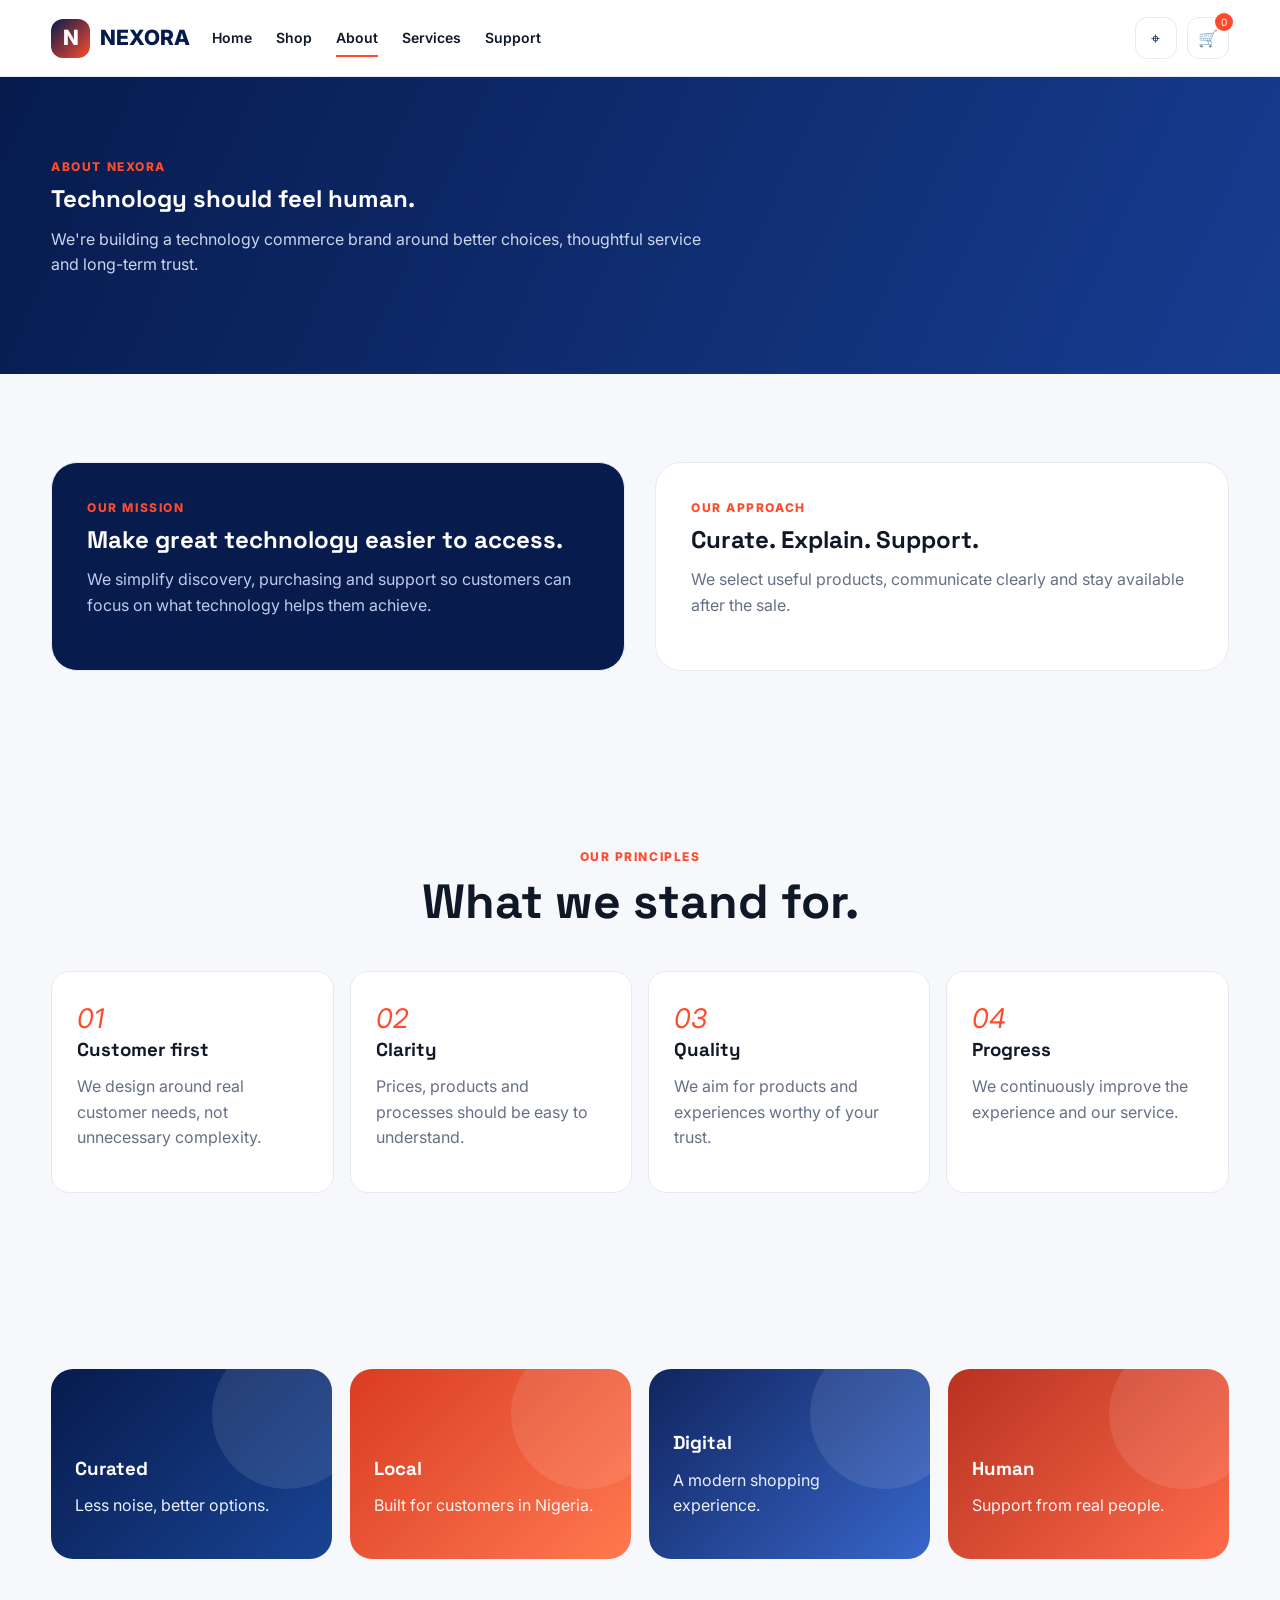
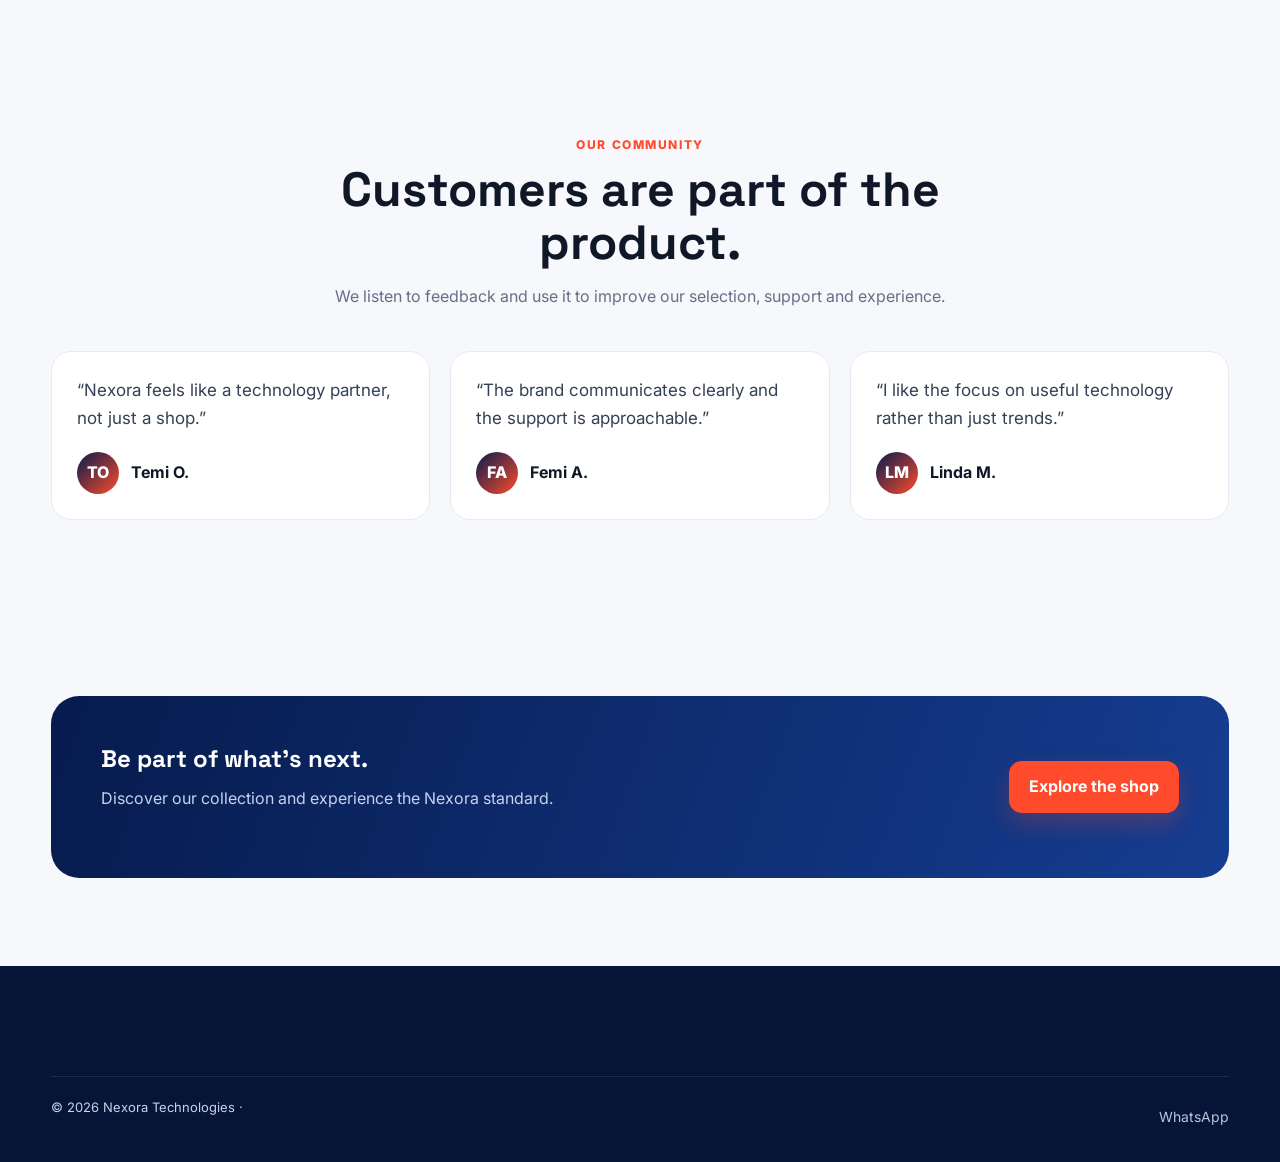
<file: about.html>
<!doctype html><html lang="en"><head><meta charset="utf-8"><meta name="viewport" content="width=device-width,initial-scale=1"><title>About — Nexora</title><link rel="stylesheet" href="styles.css"></head><body><header class="header"><div class="container nav"><a class="logo" href="index.html"><span class="logo-mark">N</span>NEXORA</a><nav id="navlinks" class="navlinks"><a class="" href="index.html">Home</a><a class="" href="shop.html">Shop</a><a class="active" href="about.html">About</a><a class="" href="services.html">Services</a><a class="" href="contact.html">Support</a></nav><div class="nav-actions"><a class="icon-btn tracking-btn" href="tracking.html" aria-label="Track order" title="Track order">⌖</a><a class="icon-btn cart-btn" href="cart.html" aria-label="Shopping cart" title="Shopping cart">🛒<span class="badge cart-count">0</span></a><button id="menuBtn" class="menu-btn" aria-label="Open menu">☰</button></div></div></header><main><section class="page-hero"><div class="container"><div class="eyebrow">About Nexora</div><h1>Technology should feel human.</h1><p>We're building a technology commerce brand around better choices, thoughtful service and long-term trust.</p></div></section><section class="section"><div class="container"><div class="split"><div class="panel dark-panel"><div class="eyebrow">Our mission</div><h2>Make great technology easier to access.</h2><p>We simplify discovery, purchasing and support so customers can focus on what technology helps them achieve.</p></div><div class="panel"><div class="eyebrow">Our approach</div><h2>Curate. Explain. Support.</h2><p>We select useful products, communicate clearly and stay available after the sale.</p></div></div></div></section><section class="section"><div class="container"><div class="section-head"><div class="eyebrow">Our principles</div><h2>What we stand for.</h2></div><div class="feature-grid"><div class="feature"><i>01</i><h3>Customer first</h3><p>We design around real customer needs, not unnecessary complexity.</p></div><div class="feature"><i>02</i><h3>Clarity</h3><p>Prices, products and processes should be easy to understand.</p></div><div class="feature"><i>03</i><h3>Quality</h3><p>We aim for products and experiences worthy of your trust.</p></div><div class="feature"><i>04</i><h3>Progress</h3><p>We continuously improve the experience and our service.</p></div></div></div></section><section class="section"><div class="container"><div class="category-grid"><div class="category"><h3>Curated</h3><p style="color:#eaf0ff">Less noise, better options.</p></div><div class="category"><h3>Local</h3><p style="color:#fff1ed">Built for customers in Nigeria.</p></div><div class="category"><h3>Digital</h3><p style="color:#eaf0ff">A modern shopping experience.</p></div><div class="category"><h3>Human</h3><p style="color:#fff1ed">Support from real people.</p></div></div></div></section><section class="section"><div class="container"><div class="section-head"><div class="eyebrow">Our community</div><h2>Customers are part of the product.</h2><p>We listen to feedback and use it to improve our selection, support and experience.</p></div><div class="testimonial-track" data-autoplay><article class="testimonial"><div class="quote">“Nexora feels like a technology partner, not just a shop.”</div><div class="person"><div class="avatar">TO</div><b>Temi O.</b></div></article><article class="testimonial"><div class="quote">“The brand communicates clearly and the support is approachable.”</div><div class="person"><div class="avatar">FA</div><b>Femi A.</b></div></article><article class="testimonial"><div class="quote">“I like the focus on useful technology rather than just trends.”</div><div class="person"><div class="avatar">LM</div><b>Linda M.</b></div></article></div></div></section><section class="section"><div class="container"><div class="cta"><div><h2>Be part of what's next.</h2><p>Discover our collection and experience the Nexora standard.</p></div><a class="btn btn-primary" href="shop.html">Explore the shop</a></div></div></section></main><footer class="footer"><div class="container"><div class="copyright">© 2026 Nexora Technologies · <a href="https://wa.me/2348062099051">WhatsApp</a></div></div></footer><script src="app.js"></script></body></html>
</file>
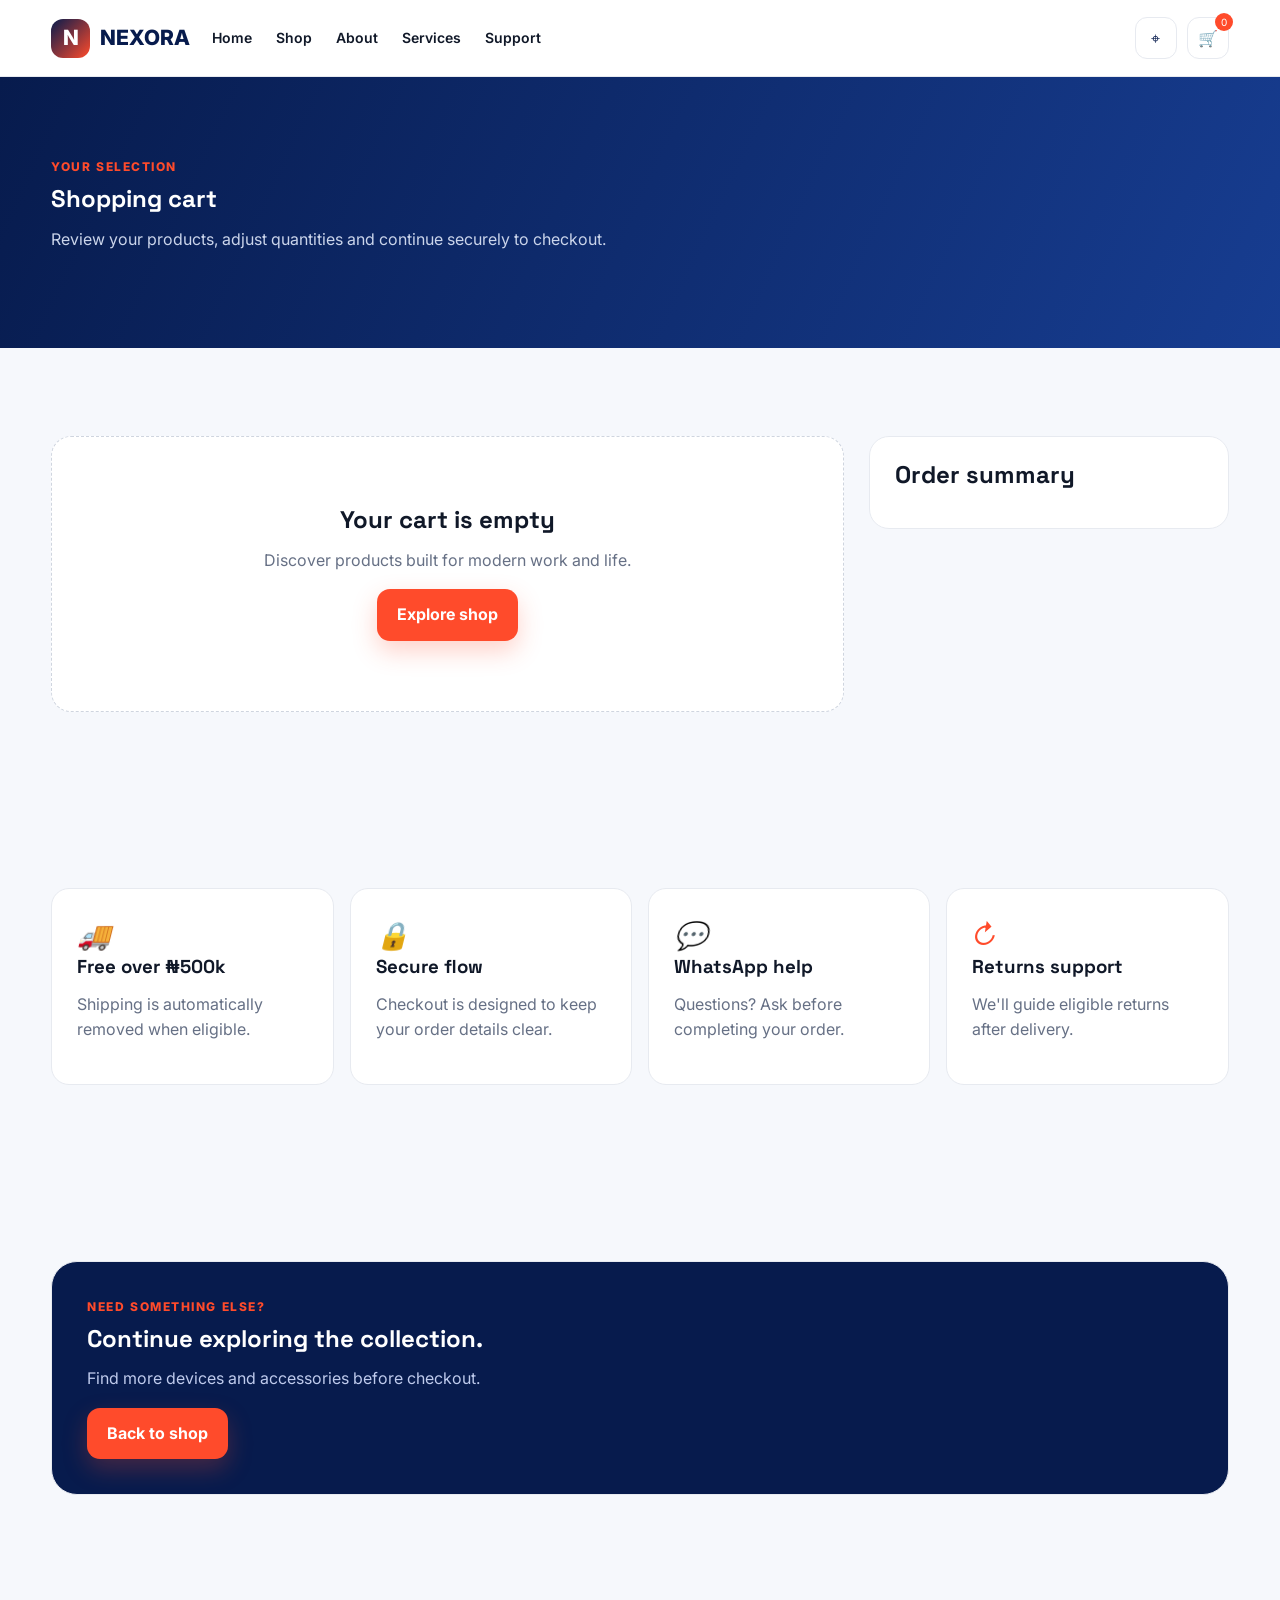
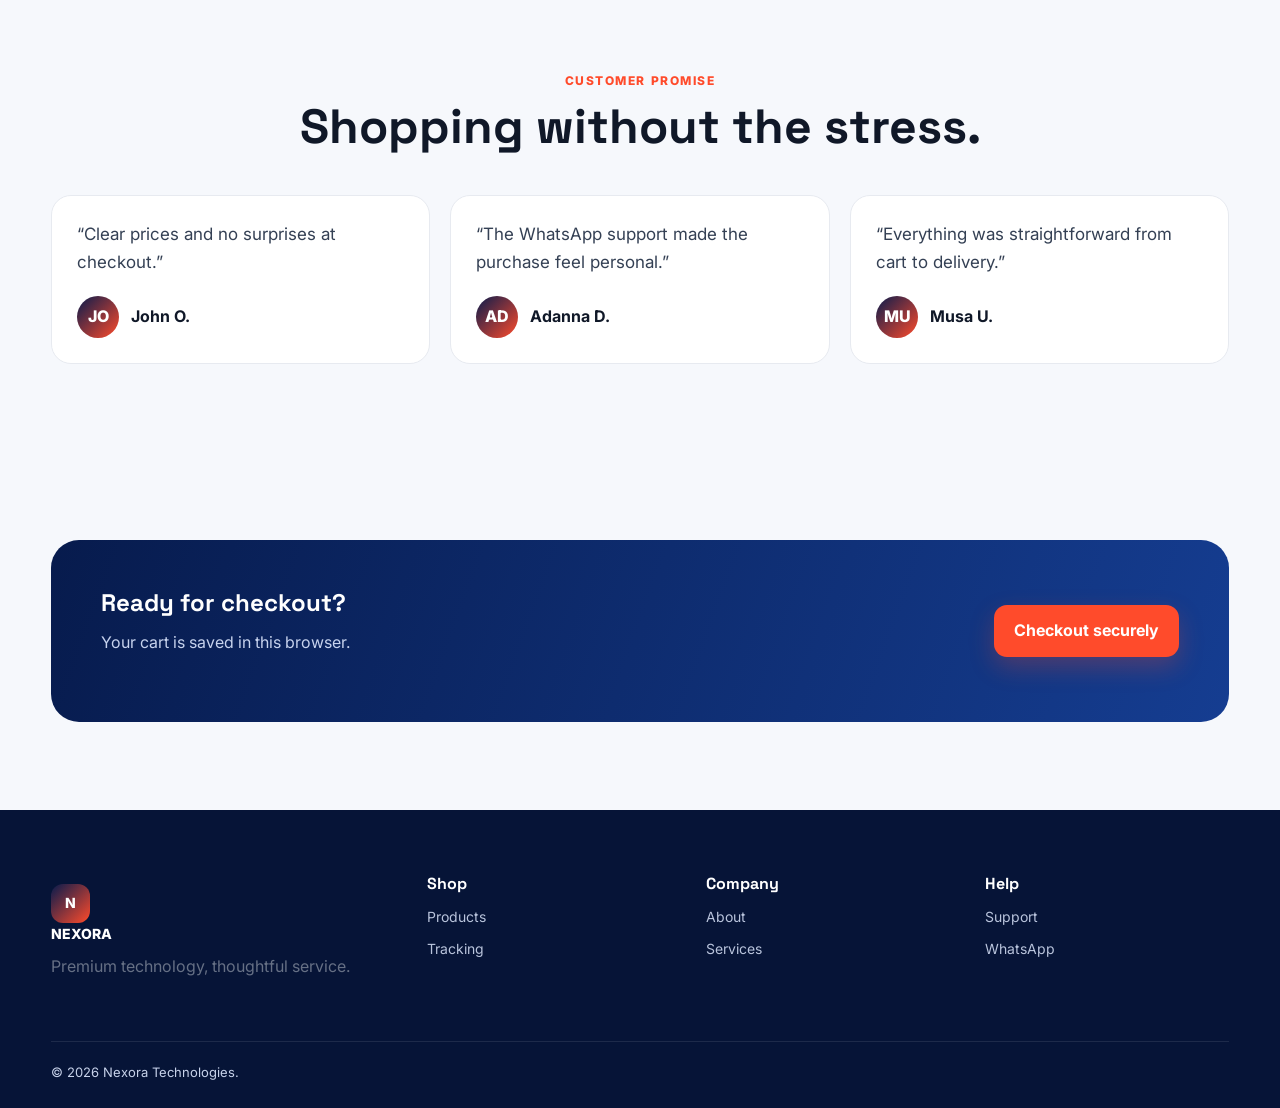
<file: cart.html>
<!doctype html><html lang="en"><head><meta charset="utf-8"><meta name="viewport" content="width=device-width,initial-scale=1"><title>Cart — Nexora</title><link rel="stylesheet" href="styles.css"></head><body><header class="header"><div class="container nav"><a class="logo" href="index.html"><span class="logo-mark">N</span>NEXORA</a><nav id="navlinks" class="navlinks"><a class="" href="index.html">Home</a><a class="" href="shop.html">Shop</a><a class="" href="about.html">About</a><a class="" href="services.html">Services</a><a class="" href="contact.html">Support</a></nav><div class="nav-actions"><a class="icon-btn tracking-btn" href="tracking.html" aria-label="Track order" title="Track order">⌖</a><a class="icon-btn cart-btn" href="cart.html" aria-label="Shopping cart" title="Shopping cart">🛒<span class="badge cart-count">0</span></a><button id="menuBtn" class="menu-btn" aria-label="Open menu">☰</button></div></div></header><main><section class="page-hero"><div class="container"><div class="eyebrow">Your selection</div><h1>Shopping cart</h1><p>Review your products, adjust quantities and continue securely to checkout.</p></div></section><section class="section"><div class="container"><div class="cart-layout"><div id="cartItems"></div><aside class="summary"><h2>Order summary</h2><div id="cartSummary"></div></aside></div></div></section><section class="section"><div class="container"><div class="feature-grid"><div class="feature"><i>🚚</i><h3>Free over ₦500k</h3><p>Shipping is automatically removed when eligible.</p></div><div class="feature"><i>🔒</i><h3>Secure flow</h3><p>Checkout is designed to keep your order details clear.</p></div><div class="feature"><i>💬</i><h3>WhatsApp help</h3><p>Questions? Ask before completing your order.</p></div><div class="feature"><i>↻</i><h3>Returns support</h3><p>We'll guide eligible returns after delivery.</p></div></div></div></section><section class="section"><div class="container"><div class="panel dark-panel"><div class="eyebrow">Need something else?</div><h2>Continue exploring the collection.</h2><p>Find more devices and accessories before checkout.</p><a class="btn btn-primary" href="shop.html">Back to shop</a></div></div></section><section class="section"><div class="container"><div class="section-head"><div class="eyebrow">Customer promise</div><h2>Shopping without the stress.</h2></div><div class="testimonial-track" data-autoplay><article class="testimonial"><div class="quote">“Clear prices and no surprises at checkout.”</div><div class="person"><div class="avatar">JO</div><b>John O.</b></div></article><article class="testimonial"><div class="quote">“The WhatsApp support made the purchase feel personal.”</div><div class="person"><div class="avatar">AD</div><b>Adanna D.</b></div></article><article class="testimonial"><div class="quote">“Everything was straightforward from cart to delivery.”</div><div class="person"><div class="avatar">MU</div><b>Musa U.</b></div></article></div></div></section><section class="section"><div class="container"><div class="cta"><div><h2>Ready for checkout?</h2><p>Your cart is saved in this browser.</p></div><a class="btn btn-primary" href="checkout.html">Checkout securely</a></div></div></section></main><footer class="footer"><div class="container"><div class="footer-grid"><div><a class="logo" href="index.html" style="color:#fff"><span class="logo-mark">N</span>NEXORA</a><p>Premium technology, thoughtful service.</p></div><div><h4>Shop</h4><a href="shop.html">Products</a><a href="tracking.html">Tracking</a></div><div><h4>Company</h4><a href="about.html">About</a><a href="services.html">Services</a></div><div><h4>Help</h4><a href="contact.html">Support</a><a href="https://wa.me/2348062099051">WhatsApp</a></div></div><div class="copyright">© 2026 Nexora Technologies.</div></div></footer><script src="app.js"></script></body></html>
</file>
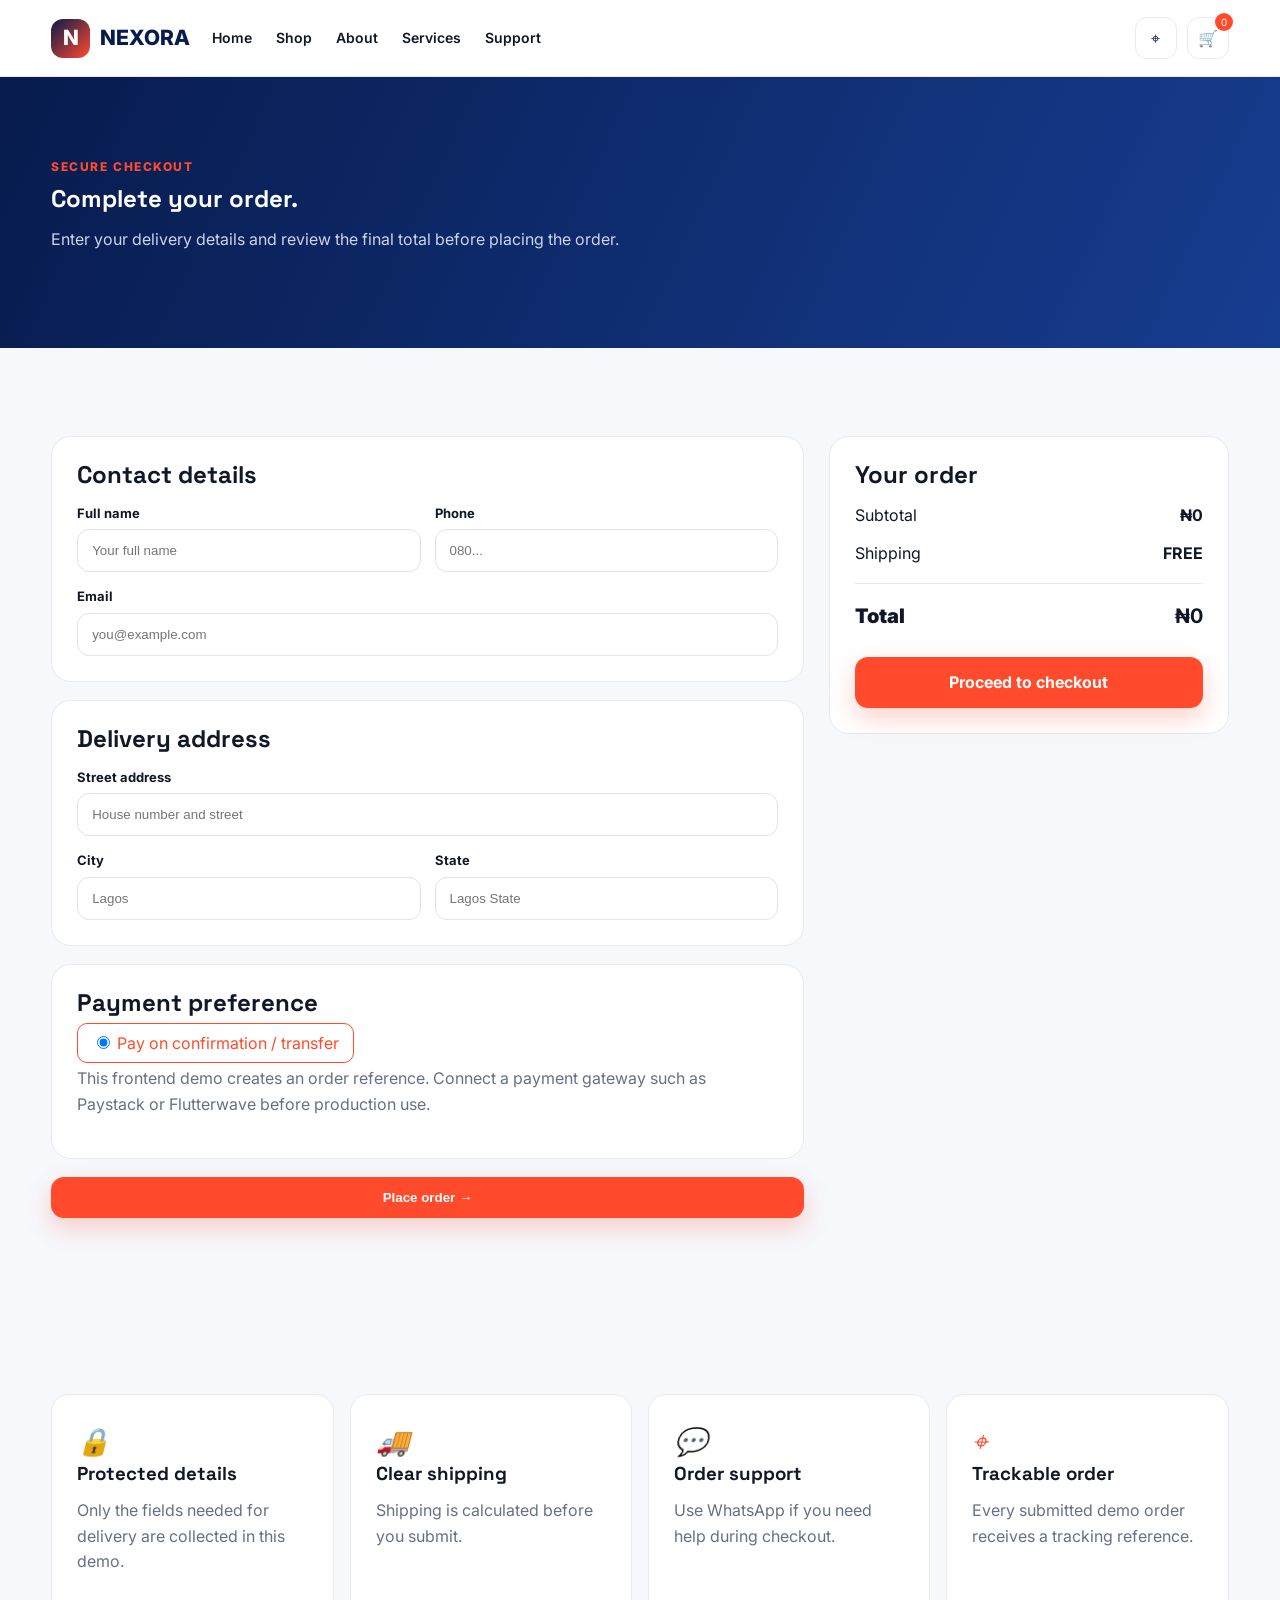
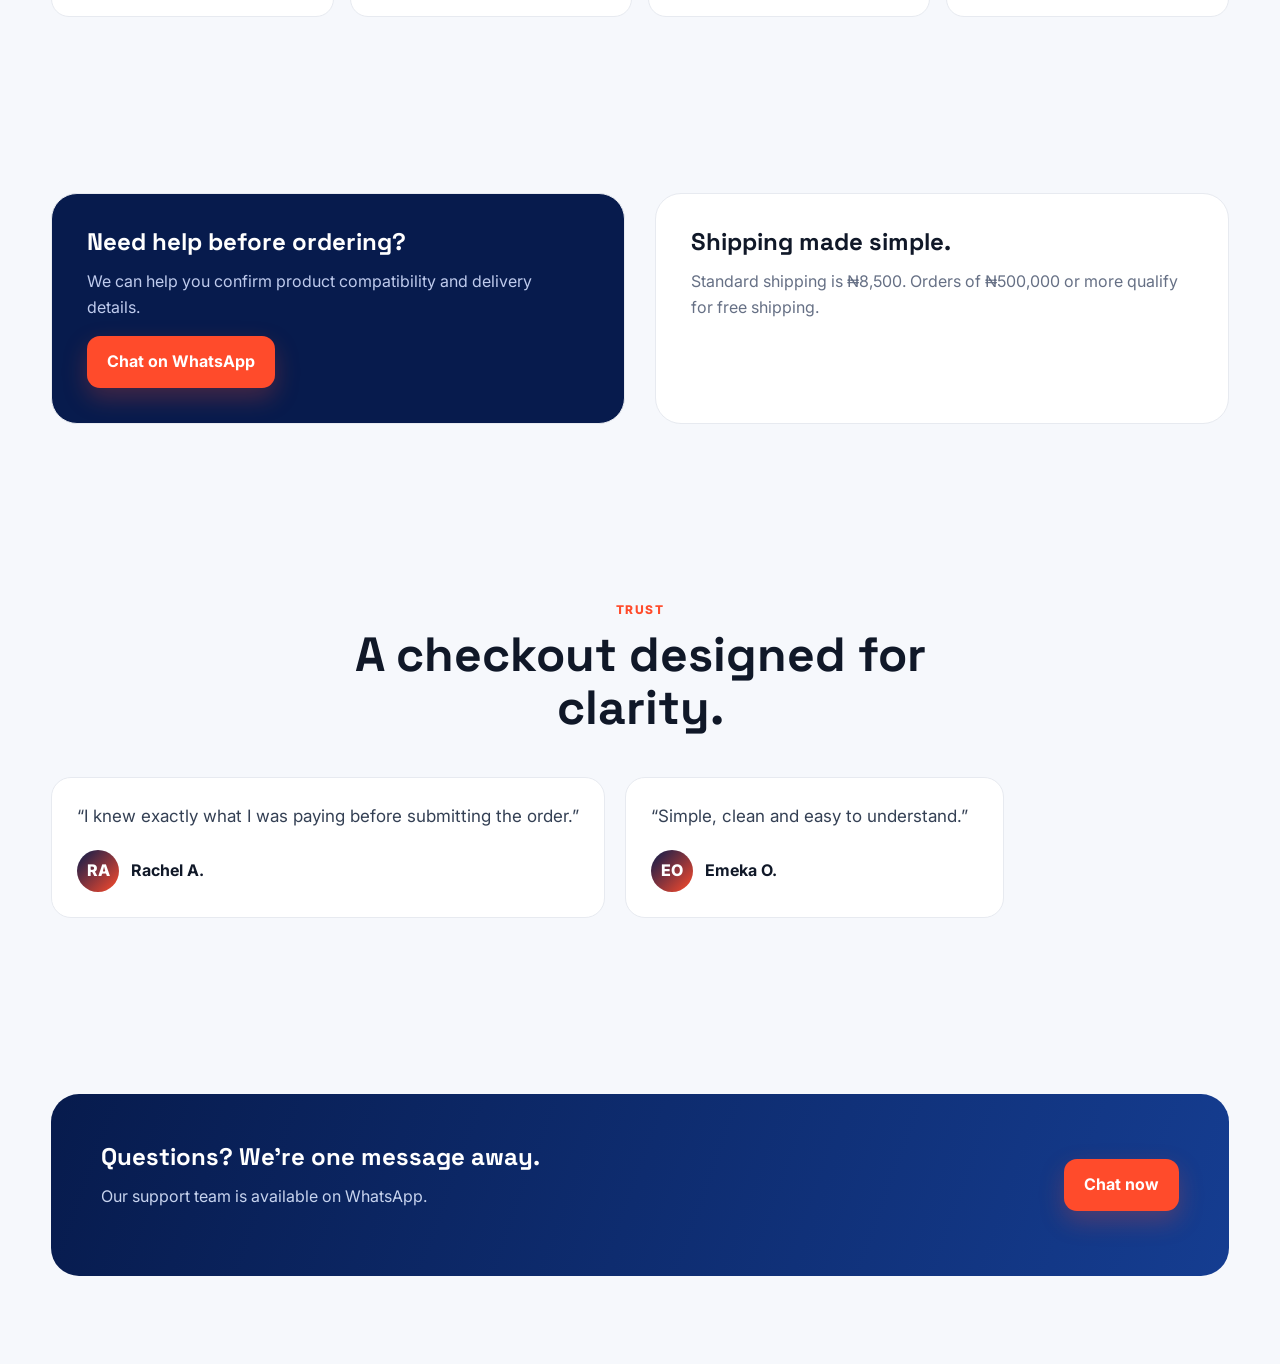
<file: checkout.html>
<!doctype html><html lang="en"><head><meta charset="utf-8"><meta name="viewport" content="width=device-width,initial-scale=1"><title>Checkout — Nexora</title><link rel="stylesheet" href="styles.css"></head><body><header class="header"><div class="container nav"><a class="logo" href="index.html"><span class="logo-mark">N</span>NEXORA</a><nav id="navlinks" class="navlinks"><a class="" href="index.html">Home</a><a class="" href="shop.html">Shop</a><a class="" href="about.html">About</a><a class="" href="services.html">Services</a><a class="" href="contact.html">Support</a></nav><div class="nav-actions"><a class="icon-btn tracking-btn" href="tracking.html" aria-label="Track order" title="Track order">⌖</a><a class="icon-btn cart-btn" href="cart.html" aria-label="Shopping cart" title="Shopping cart">🛒<span class="badge cart-count">0</span></a><button id="menuBtn" class="menu-btn" aria-label="Open menu">☰</button></div></div></header><main><section class="page-hero"><div class="container"><div class="eyebrow">Secure checkout</div><h1>Complete your order.</h1><p>Enter your delivery details and review the final total before placing the order.</p></div></section><section class="section"><div class="container"><div class="checkout-grid"><form id="checkoutForm"><div class="form-card"><h2>Contact details</h2><div class="form-grid"><div><label class="label">Full name</label><input required class="input" placeholder="Your full name"></div><div><label class="label">Phone</label><input required class="input" placeholder="080..." type="tel"></div><div class="full"><label class="label">Email</label><input required class="input" placeholder="you@example.com" type="email"></div></div></div><div class="form-card"><h2>Delivery address</h2><div class="form-grid"><div class="full"><label class="label">Street address</label><input required class="input" placeholder="House number and street"></div><div><label class="label">City</label><input required class="input" placeholder="Lagos"></div><div><label class="label">State</label><input required class="input" placeholder="Lagos State"></div></div></div><div class="form-card"><h2>Payment preference</h2><label class="option selected"><input type="radio" name="pay" checked> Pay on confirmation / transfer</label><p style="margin-top:10px">This frontend demo creates an order reference. Connect a payment gateway such as Paystack or Flutterwave before production use.</p></div><button class="btn btn-primary" style="width:100%">Place order →</button></form><aside class="summary"><h2>Your order</h2><div id="checkoutSummary"></div></aside></div></div></section><section class="section"><div class="container"><div class="feature-grid"><div class="feature"><i>🔒</i><h3>Protected details</h3><p>Only the fields needed for delivery are collected in this demo.</p></div><div class="feature"><i>🚚</i><h3>Clear shipping</h3><p>Shipping is calculated before you submit.</p></div><div class="feature"><i>💬</i><h3>Order support</h3><p>Use WhatsApp if you need help during checkout.</p></div><div class="feature"><i>⌖</i><h3>Trackable order</h3><p>Every submitted demo order receives a tracking reference.</p></div></div></div></section><section class="section"><div class="container"><div class="split"><div class="panel dark-panel"><h2>Need help before ordering?</h2><p>We can help you confirm product compatibility and delivery details.</p><a class="btn btn-primary" href="https://wa.me/2348062099051">Chat on WhatsApp</a></div><div class="panel"><h2>Shipping made simple.</h2><p>Standard shipping is ₦8,500. Orders of ₦500,000 or more qualify for free shipping.</p></div></div></div></section><section class="section"><div class="container"><div class="section-head"><div class="eyebrow">Trust</div><h2>A checkout designed for clarity.</h2></div><div class="testimonial-track" data-autoplay><article class="testimonial"><div class="quote">“I knew exactly what I was paying before submitting the order.”</div><div class="person"><div class="avatar">RA</div><b>Rachel A.</b></div></article><article class="testimonial"><div class="quote">“Simple, clean and easy to understand.”</div><div class="person"><div class="avatar">EO</div><b>Emeka O.</b></div></article></div></div></section><section class="section"><div class="container"><div class="cta"><div><h2>Questions? We're one message away.</h2><p>Our support team is available on WhatsApp.</p></div><a class="btn btn-primary" href="https://wa.me/2348062099051">Chat now</a></div></div></section></main><script src="app.js"></script></body></html>
</file>
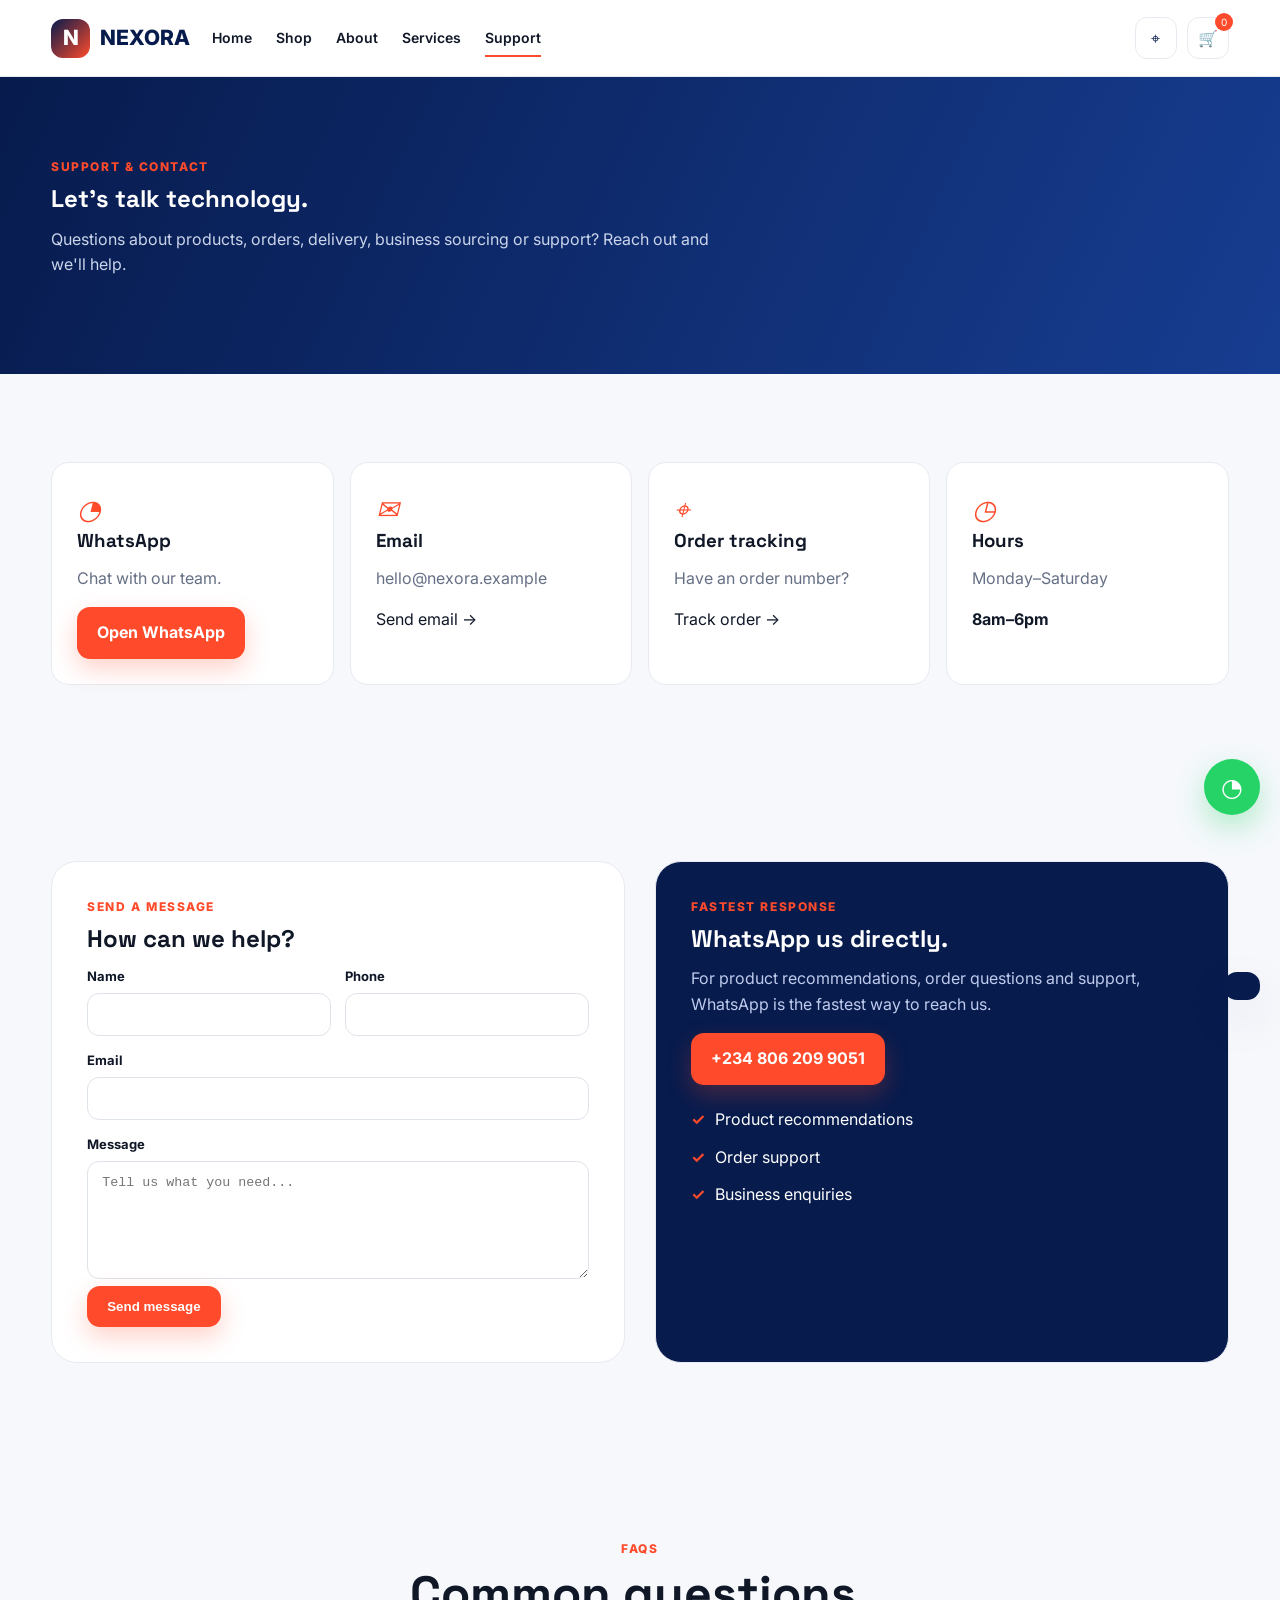
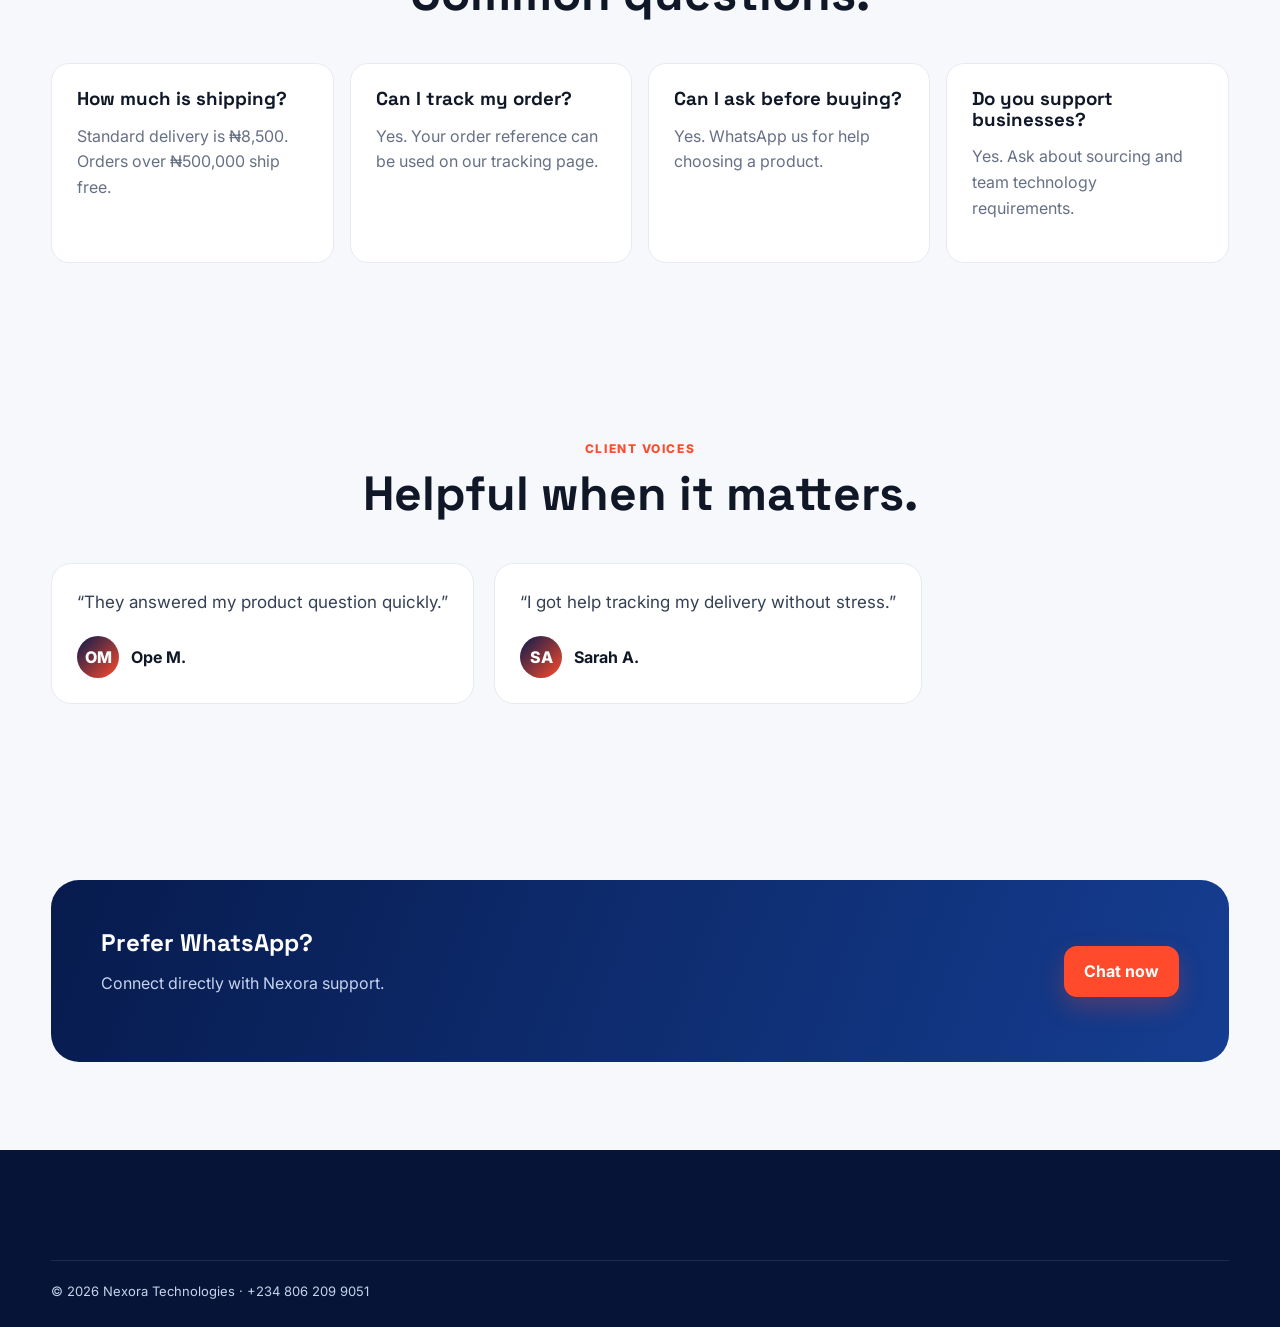
<file: contact.html>
<!doctype html><html lang="en"><head><meta charset="utf-8"><meta name="viewport" content="width=device-width,initial-scale=1"><title>Support & Contact — Nexora</title><link rel="stylesheet" href="styles.css"></head><body><header class="header"><div class="container nav"><a class="logo" href="index.html"><span class="logo-mark">N</span>NEXORA</a><nav id="navlinks" class="navlinks"><a class="" href="index.html">Home</a><a class="" href="shop.html">Shop</a><a class="" href="about.html">About</a><a class="" href="services.html">Services</a><a class="active" href="contact.html">Support</a></nav><div class="nav-actions"><a class="icon-btn tracking-btn" href="tracking.html" aria-label="Track order" title="Track order">⌖</a><a class="icon-btn cart-btn" href="cart.html" aria-label="Shopping cart" title="Shopping cart">🛒<span class="badge cart-count">0</span></a><button id="menuBtn" class="menu-btn" aria-label="Open menu">☰</button></div></div></header><main><section class="page-hero"><div class="container"><div class="eyebrow">Support & contact</div><h1>Let's talk technology.</h1><p>Questions about products, orders, delivery, business sourcing or support? Reach out and we'll help.</p></div></section><section class="section"><div class="container"><div class="feature-grid"><div class="feature"><i>◔</i><h3>WhatsApp</h3><p>Chat with our team.</p><a class="btn btn-primary" href="https://wa.me/2348062099051">Open WhatsApp</a></div><div class="feature"><i>✉</i><h3>Email</h3><p>hello@nexora.example</p><a href="mailto:hello@nexora.example">Send email →</a></div><div class="feature"><i>⌖</i><h3>Order tracking</h3><p>Have an order number?</p><a href="tracking.html">Track order →</a></div><div class="feature"><i>◷</i><h3>Hours</h3><p>Monday–Saturday</p><b>8am–6pm</b></div></div></div></section><section class="section"><div class="container"><div class="split"><div class="panel"><div class="eyebrow">Send a message</div><h2>How can we help?</h2><form onsubmit="event.preventDefault();toast('Thanks — your message is ready for the Nexora team.');this.reset()"><div class="form-grid"><div><label class="label">Name</label><input class="input" required></div><div><label class="label">Phone</label><input class="input" required></div><div class="full"><label class="label">Email</label><input class="input" type="email" required></div><div class="full"><label class="label">Message</label><textarea class="input" rows="6" required placeholder="Tell us what you need..."></textarea></div></div><button class="btn btn-primary">Send message</button></form></div><div class="panel dark-panel"><div class="eyebrow">Fastest response</div><h2>WhatsApp us directly.</h2><p>For product recommendations, order questions and support, WhatsApp is the fastest way to reach us.</p><a class="btn btn-primary" href="https://wa.me/2348062099051">+234 806 209 9051</a><div class="checklist"><div class="check"><b>✓</b><span>Product recommendations</span></div><div class="check"><b>✓</b><span>Order support</span></div><div class="check"><b>✓</b><span>Business enquiries</span></div></div></div></div></div></section><section class="section"><div class="container"><div class="section-head"><div class="eyebrow">FAQs</div><h2>Common questions.</h2></div><div class="feature-grid"><div class="feature"><h3>How much is shipping?</h3><p>Standard delivery is ₦8,500. Orders over ₦500,000 ship free.</p></div><div class="feature"><h3>Can I track my order?</h3><p>Yes. Your order reference can be used on our tracking page.</p></div><div class="feature"><h3>Can I ask before buying?</h3><p>Yes. WhatsApp us for help choosing a product.</p></div><div class="feature"><h3>Do you support businesses?</h3><p>Yes. Ask about sourcing and team technology requirements.</p></div></div></div></section><section class="section"><div class="container"><div class="section-head"><div class="eyebrow">Client voices</div><h2>Helpful when it matters.</h2></div><div class="testimonial-track" data-autoplay><article class="testimonial"><div class="quote">“They answered my product question quickly.”</div><div class="person"><div class="avatar">OM</div><b>Ope M.</b></div></article><article class="testimonial"><div class="quote">“I got help tracking my delivery without stress.”</div><div class="person"><div class="avatar">SA</div><b>Sarah A.</b></div></article></div></div></section><section class="section"><div class="container"><div class="cta"><div><h2>Prefer WhatsApp?</h2><p>Connect directly with Nexora support.</p></div><a class="btn btn-primary" href="https://wa.me/2348062099051">Chat now</a></div></div></section></main><footer class="footer"><div class="container"><div class="copyright">© 2026 Nexora Technologies · +234 806 209 9051</div></div></footer><a class="whatsapp" href="https://wa.me/2348062099051" target="_blank">◔</a><div id="toast" class="toast"></div><script src="app.js"></script></body></html>
</file>
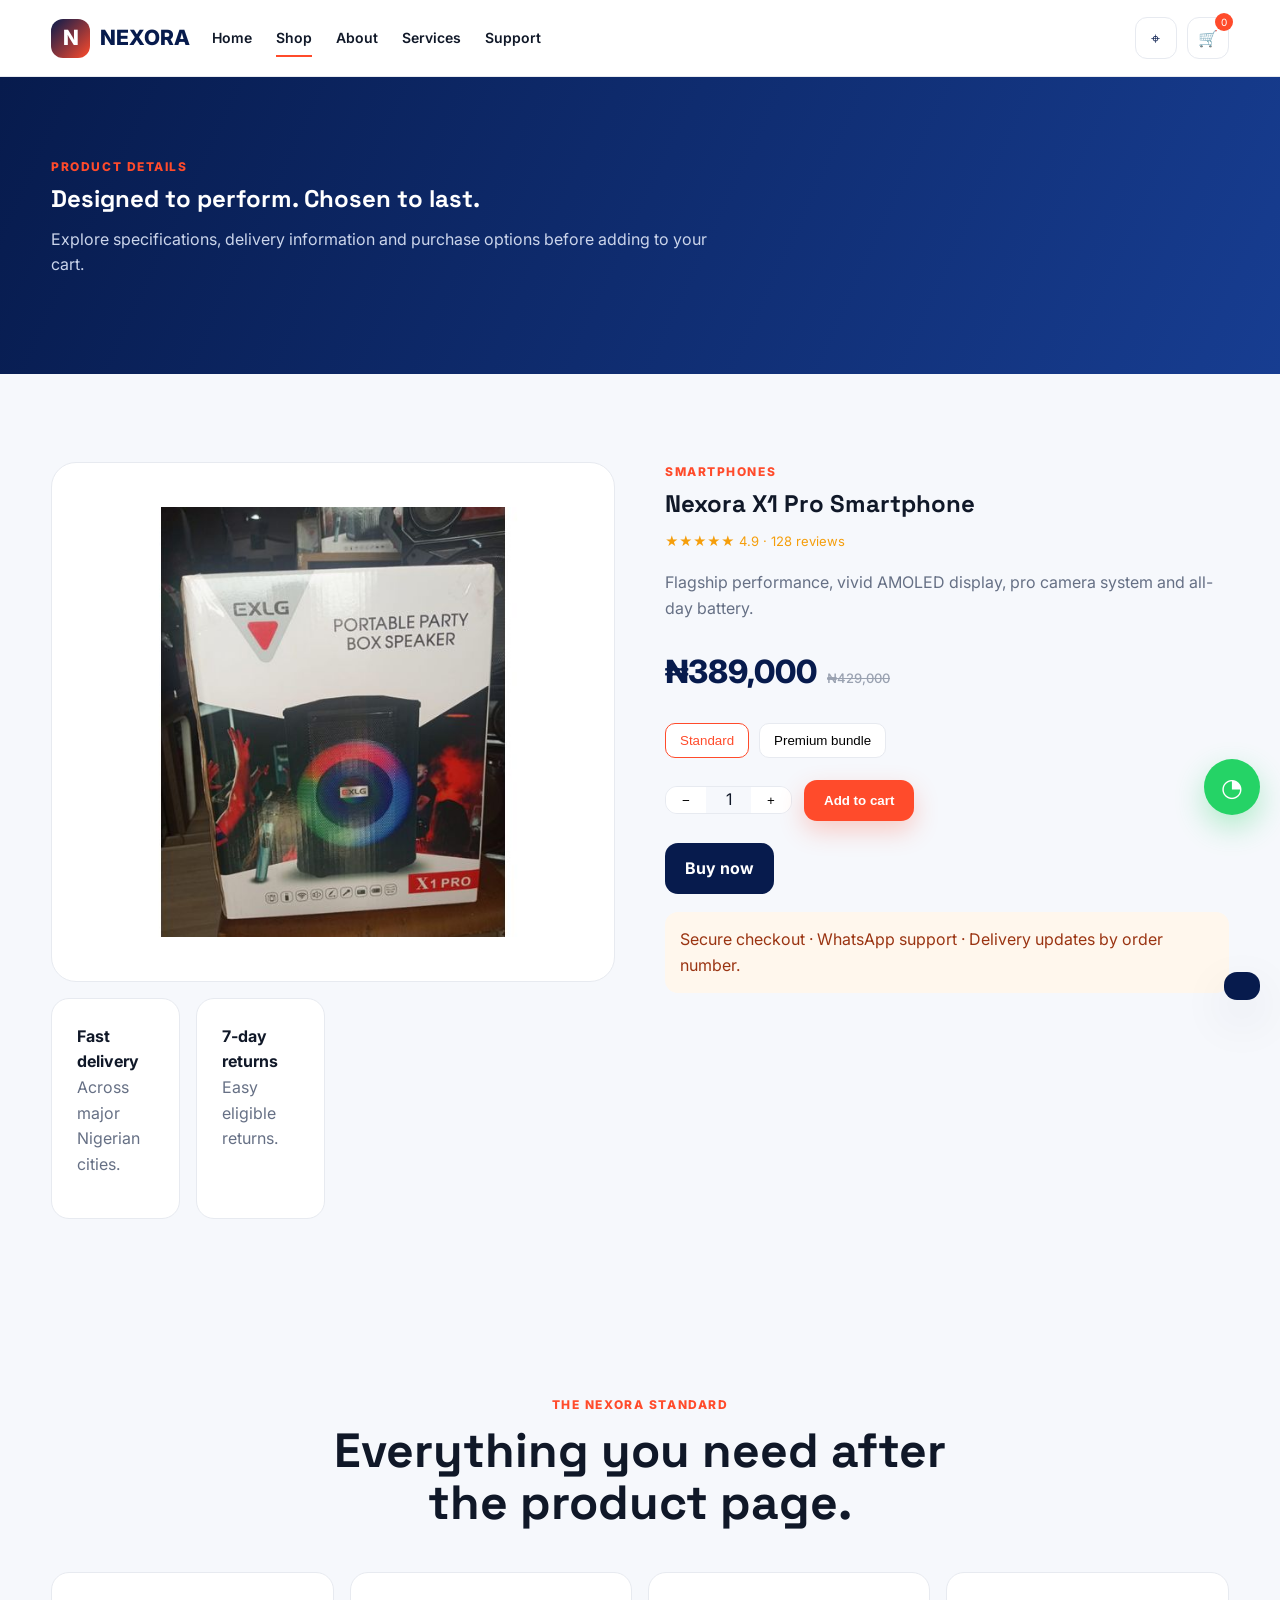
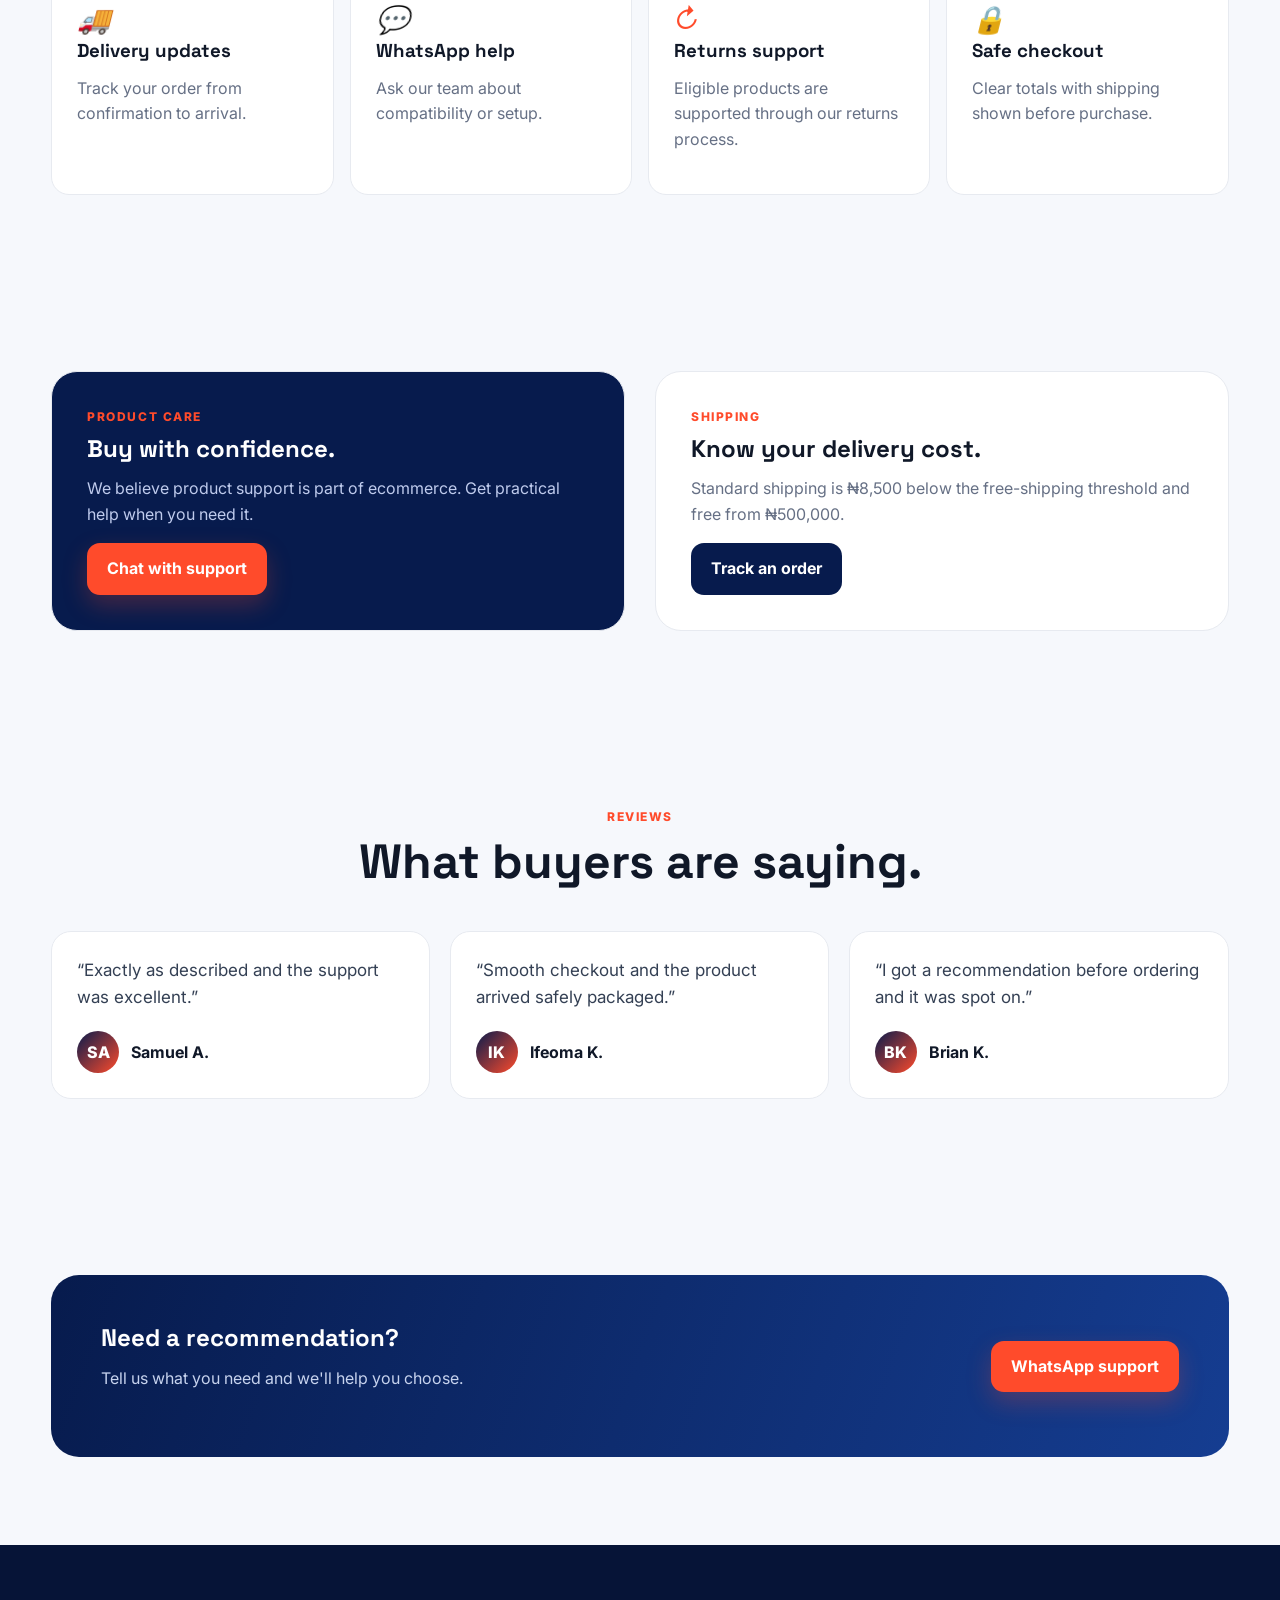
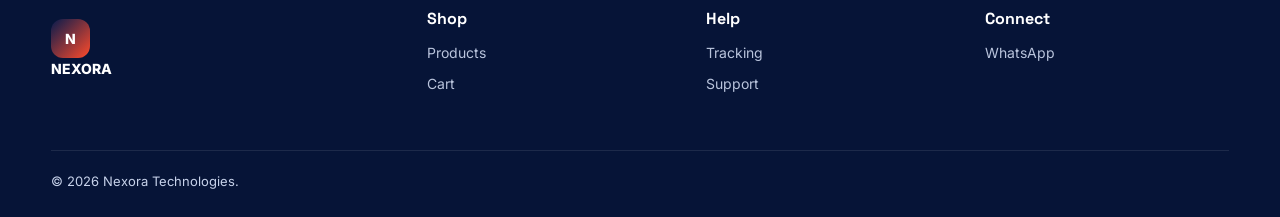
<file: product.html>
<!doctype html><html lang="en"><head><meta charset="utf-8"><meta name="viewport" content="width=device-width,initial-scale=1"><title>Product — Nexora</title><link rel="stylesheet" href="styles.css"></head><body><header class="header"><div class="container nav"><a class="logo" href="index.html"><span class="logo-mark">N</span>NEXORA</a><nav id="navlinks" class="navlinks"><a class="" href="index.html">Home</a><a class="active" href="shop.html">Shop</a><a class="" href="about.html">About</a><a class="" href="services.html">Services</a><a class="" href="contact.html">Support</a></nav><div class="nav-actions"><a class="icon-btn tracking-btn" href="tracking.html" aria-label="Track order" title="Track order">⌖</a><a class="icon-btn cart-btn" href="cart.html" aria-label="Shopping cart" title="Shopping cart">🛒<span class="badge cart-count">0</span></a><button id="menuBtn" class="menu-btn" aria-label="Open menu">☰</button></div></div></header><main><section class="page-hero"><div class="container"><div class="eyebrow">Product details</div><h1>Designed to perform. Chosen to last.</h1><p>Explore specifications, delivery information and purchase options before adding to your cart.</p></div></section><section class="section"><div class="container" id="productMount"></div></section><section class="section"><div class="container"><div class="section-head"><div class="eyebrow">The Nexora standard</div><h2>Everything you need after the product page.</h2></div><div class="feature-grid"><div class="feature"><i>🚚</i><h3>Delivery updates</h3><p>Track your order from confirmation to arrival.</p></div><div class="feature"><i>💬</i><h3>WhatsApp help</h3><p>Ask our team about compatibility or setup.</p></div><div class="feature"><i>↻</i><h3>Returns support</h3><p>Eligible products are supported through our returns process.</p></div><div class="feature"><i>🔒</i><h3>Safe checkout</h3><p>Clear totals with shipping shown before purchase.</p></div></div></div></section><section class="section"><div class="container"><div class="split"><div class="panel dark-panel"><div class="eyebrow">Product care</div><h2>Buy with confidence.</h2><p>We believe product support is part of ecommerce. Get practical help when you need it.</p><a class="btn btn-primary" href="https://wa.me/2348062099051" target="_blank">Chat with support</a></div><div class="panel"><div class="eyebrow">Shipping</div><h2>Know your delivery cost.</h2><p>Standard shipping is ₦8,500 below the free-shipping threshold and free from ₦500,000.</p><a class="btn btn-dark" href="tracking.html">Track an order</a></div></div></div></section><section class="section"><div class="container"><div class="section-head"><div class="eyebrow">Reviews</div><h2>What buyers are saying.</h2></div><div class="testimonial-track" data-autoplay><article class="testimonial"><div class="quote">“Exactly as described and the support was excellent.”</div><div class="person"><div class="avatar">SA</div><b>Samuel A.</b></div></article><article class="testimonial"><div class="quote">“Smooth checkout and the product arrived safely packaged.”</div><div class="person"><div class="avatar">IK</div><b>Ifeoma K.</b></div></article><article class="testimonial"><div class="quote">“I got a recommendation before ordering and it was spot on.”</div><div class="person"><div class="avatar">BK</div><b>Brian K.</b></div></article></div></div></section><section class="section"><div class="container"><div class="cta"><div><h2>Need a recommendation?</h2><p>Tell us what you need and we'll help you choose.</p></div><a class="btn btn-primary" href="https://wa.me/2348062099051" target="_blank">WhatsApp support</a></div></div></section></main><footer class="footer"><div class="container"><div class="footer-grid"><div><a class="logo" href="index.html" style="color:#fff"><span class="logo-mark">N</span>NEXORA</a></div><div><h4>Shop</h4><a href="shop.html">Products</a><a href="cart.html">Cart</a></div><div><h4>Help</h4><a href="tracking.html">Tracking</a><a href="contact.html">Support</a></div><div><h4>Connect</h4><a href="https://wa.me/2348062099051">WhatsApp</a></div></div><div class="copyright">© 2026 Nexora Technologies.</div></div></footer><a class="whatsapp" href="https://wa.me/2348062099051" target="_blank">◔</a><div id="toast" class="toast"></div><div id="cartMiniModal" class="modal"><div class="modal-box"><button class="close" onclick="closeModal('#cartMiniModal')">×</button><h2>Quick cart</h2><div id="miniCart"></div></div></div><script src="app.js"></script></body></html>
</file>
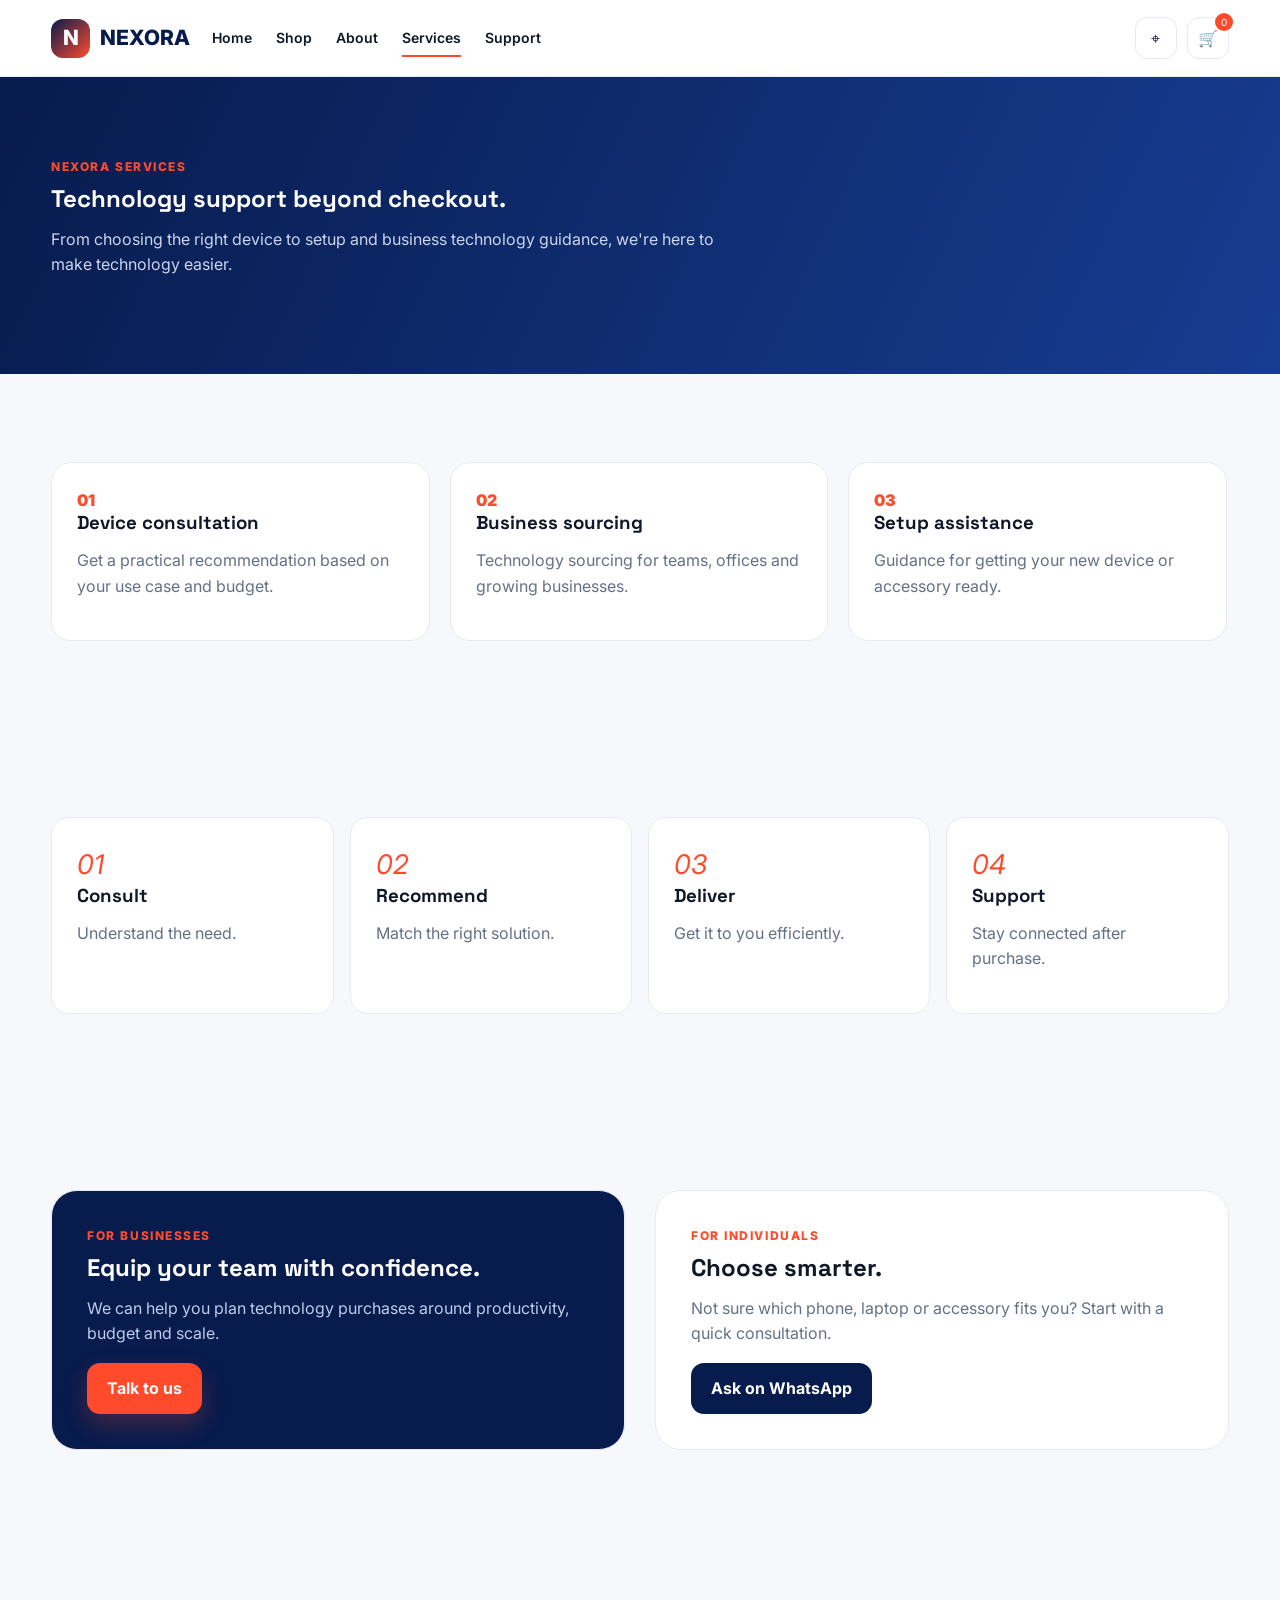
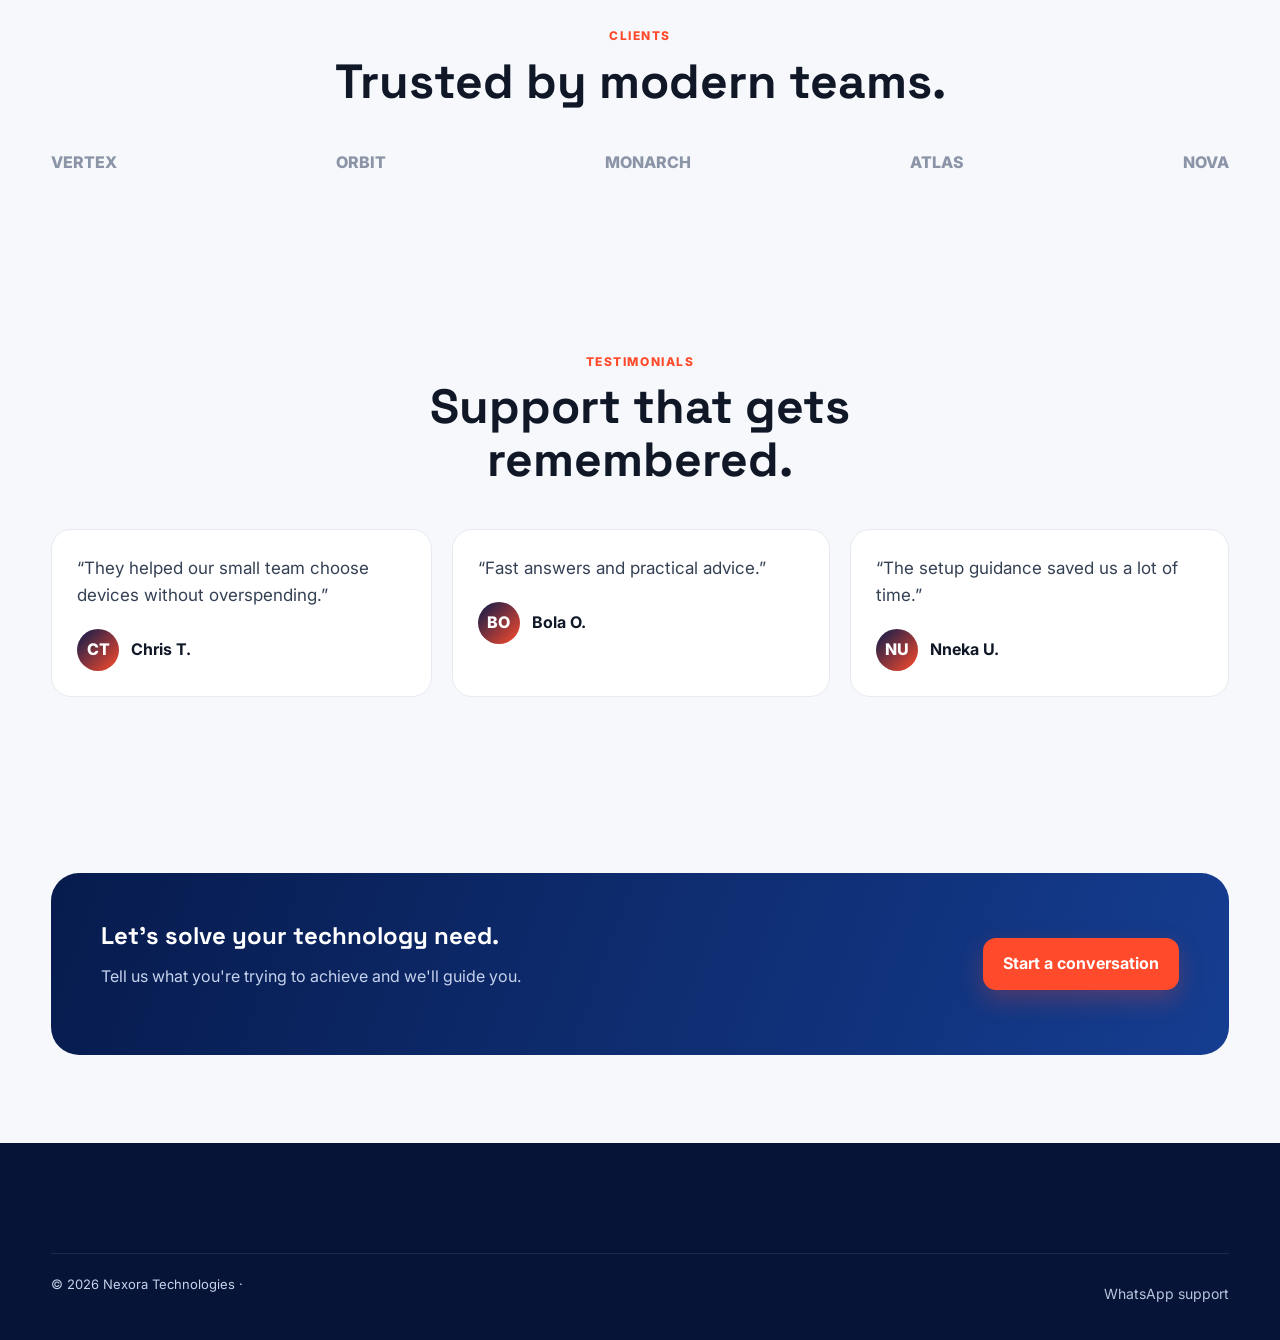
<file: services.html>
<!doctype html><html lang="en"><head><meta charset="utf-8"><meta name="viewport" content="width=device-width,initial-scale=1"><title>Services — Nexora</title><link rel="stylesheet" href="styles.css"></head><body><header class="header"><div class="container nav"><a class="logo" href="index.html"><span class="logo-mark">N</span>NEXORA</a><nav id="navlinks" class="navlinks"><a class="" href="index.html">Home</a><a class="" href="shop.html">Shop</a><a class="" href="about.html">About</a><a class="active" href="services.html">Services</a><a class="" href="contact.html">Support</a></nav><div class="nav-actions"><a class="icon-btn tracking-btn" href="tracking.html" aria-label="Track order" title="Track order">⌖</a><a class="icon-btn cart-btn" href="cart.html" aria-label="Shopping cart" title="Shopping cart">🛒<span class="badge cart-count">0</span></a><button id="menuBtn" class="menu-btn" aria-label="Open menu">☰</button></div></div></header><main><section class="page-hero"><div class="container"><div class="eyebrow">Nexora services</div><h1>Technology support beyond checkout.</h1><p>From choosing the right device to setup and business technology guidance, we're here to make technology easier.</p></div></section><section class="section"><div class="container"><div class="service-track" data-autoplay><article class="service"><div class="num">01</div><h3>Device consultation</h3><p>Get a practical recommendation based on your use case and budget.</p></article><article class="service"><div class="num">02</div><h3>Business sourcing</h3><p>Technology sourcing for teams, offices and growing businesses.</p></article><article class="service"><div class="num">03</div><h3>Setup assistance</h3><p>Guidance for getting your new device or accessory ready.</p></article><article class="service"><div class="num">04</div><h3>After-sales support</h3><p>Help with common product questions after purchase.</p></article></div></div></section><section class="section"><div class="container"><div class="feature-grid"><div class="feature"><i>01</i><h3>Consult</h3><p>Understand the need.</p></div><div class="feature"><i>02</i><h3>Recommend</h3><p>Match the right solution.</p></div><div class="feature"><i>03</i><h3>Deliver</h3><p>Get it to you efficiently.</p></div><div class="feature"><i>04</i><h3>Support</h3><p>Stay connected after purchase.</p></div></div></div></section><section class="section"><div class="container"><div class="split"><div class="panel dark-panel"><div class="eyebrow">For businesses</div><h2>Equip your team with confidence.</h2><p>We can help you plan technology purchases around productivity, budget and scale.</p><a class="btn btn-primary" href="contact.html">Talk to us</a></div><div class="panel"><div class="eyebrow">For individuals</div><h2>Choose smarter.</h2><p>Not sure which phone, laptop or accessory fits you? Start with a quick consultation.</p><a class="btn btn-dark" href="https://wa.me/2348062099051">Ask on WhatsApp</a></div></div></div></section><section class="section"><div class="container"><div class="section-head"><div class="eyebrow">Clients</div><h2>Trusted by modern teams.</h2></div><div class="logos" style="animation:none;justify-content:space-between;flex-wrap:wrap"><span>VERTEX</span><span>ORBIT</span><span>MONARCH</span><span>ATLAS</span><span>NOVA</span></div></div></section><section class="section"><div class="container"><div class="section-head"><div class="eyebrow">Testimonials</div><h2>Support that gets remembered.</h2></div><div class="testimonial-track" data-autoplay><article class="testimonial"><div class="quote">“They helped our small team choose devices without overspending.”</div><div class="person"><div class="avatar">CT</div><b>Chris T.</b></div></article><article class="testimonial"><div class="quote">“Fast answers and practical advice.”</div><div class="person"><div class="avatar">BO</div><b>Bola O.</b></div></article><article class="testimonial"><div class="quote">“The setup guidance saved us a lot of time.”</div><div class="person"><div class="avatar">NU</div><b>Nneka U.</b></div></article></div></div></section><section class="section"><div class="container"><div class="cta"><div><h2>Let's solve your technology need.</h2><p>Tell us what you're trying to achieve and we'll guide you.</p></div><a class="btn btn-primary" href="contact.html">Start a conversation</a></div></div></section></main><footer class="footer"><div class="container"><div class="copyright">© 2026 Nexora Technologies · <a href="https://wa.me/2348062099051">WhatsApp support</a></div></div></footer><script src="app.js"></script></body></html>
</file>
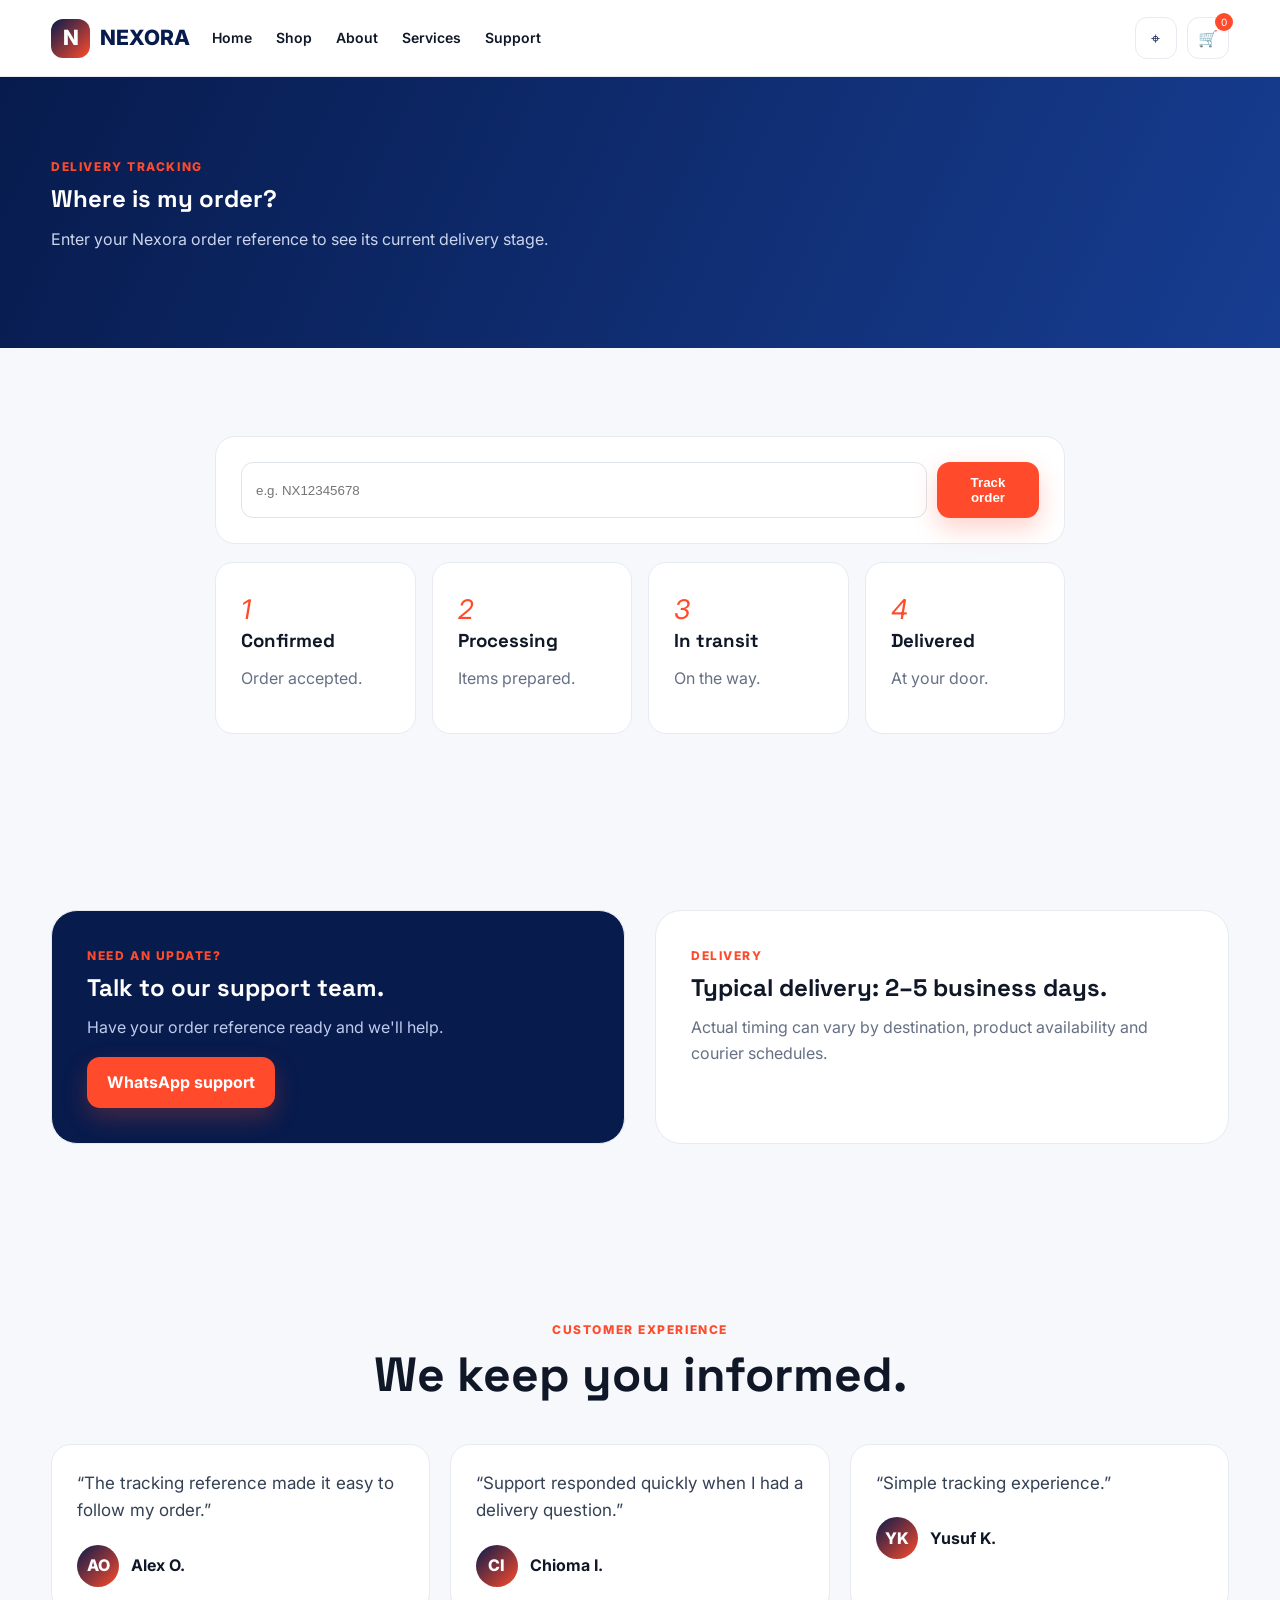
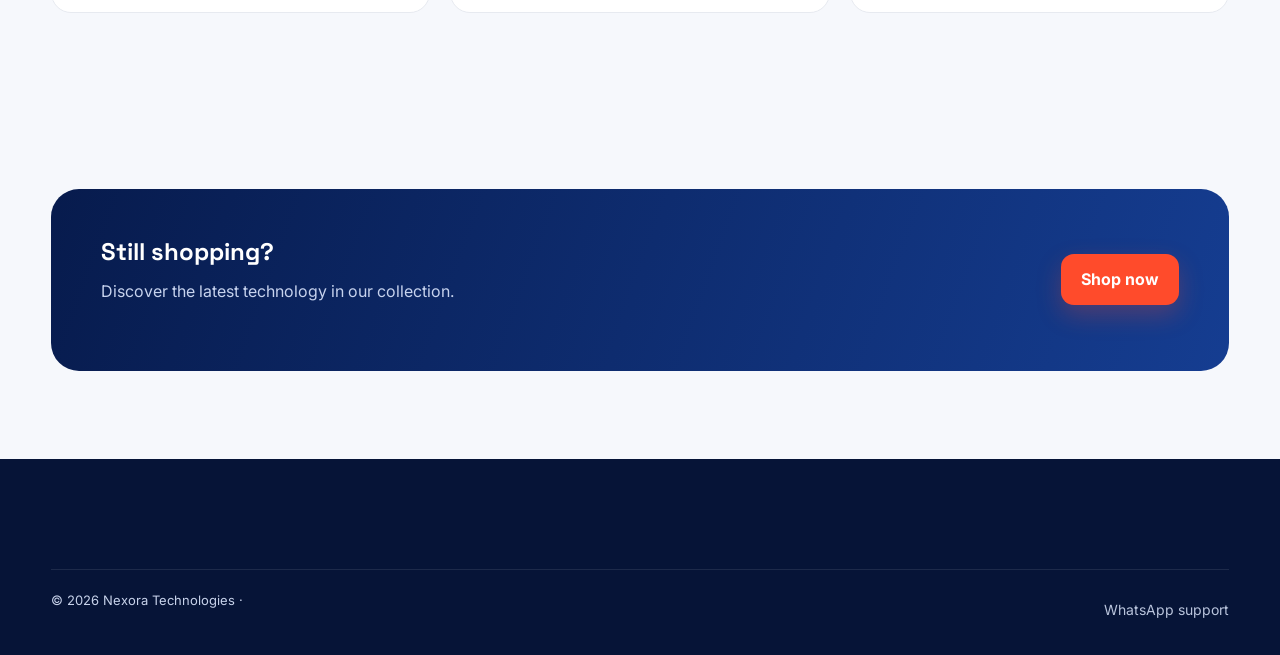
<file: tracking.html>
<!doctype html><html lang="en"><head><meta charset="utf-8"><meta name="viewport" content="width=device-width,initial-scale=1"><title>Track Order — Nexora</title><link rel="stylesheet" href="styles.css"></head><body><header class="header"><div class="container nav"><a class="logo" href="index.html"><span class="logo-mark">N</span>NEXORA</a><nav id="navlinks" class="navlinks"><a class="" href="index.html">Home</a><a class="" href="shop.html">Shop</a><a class="" href="about.html">About</a><a class="" href="services.html">Services</a><a class="" href="contact.html">Support</a></nav><div class="nav-actions"><a class="icon-btn tracking-btn" href="tracking.html" aria-label="Track order" title="Track order">⌖</a><a class="icon-btn cart-btn" href="cart.html" aria-label="Shopping cart" title="Shopping cart">🛒<span class="badge cart-count">0</span></a><button id="menuBtn" class="menu-btn" aria-label="Open menu">☰</button></div></div></header><main><section class="page-hero"><div class="container"><div class="eyebrow">Delivery tracking</div><h1>Where is my order?</h1><p>Enter your Nexora order reference to see its current delivery stage.</p></div></section><section class="section"><div class="container tracking"><div class="form-card"><form id="trackForm" class="track-search"><input id="trackCode" class="input" required placeholder="e.g. NX12345678"><button class="btn btn-primary">Track order</button></form><div id="trackingResult"></div></div><div class="feature-grid"><div class="feature"><i>1</i><h3>Confirmed</h3><p>Order accepted.</p></div><div class="feature"><i>2</i><h3>Processing</h3><p>Items prepared.</p></div><div class="feature"><i>3</i><h3>In transit</h3><p>On the way.</p></div><div class="feature"><i>4</i><h3>Delivered</h3><p>At your door.</p></div></div></div></section><section class="section"><div class="container"><div class="split"><div class="panel dark-panel"><div class="eyebrow">Need an update?</div><h2>Talk to our support team.</h2><p>Have your order reference ready and we'll help.</p><a class="btn btn-primary" href="https://wa.me/2348062099051">WhatsApp support</a></div><div class="panel"><div class="eyebrow">Delivery</div><h2>Typical delivery: 2–5 business days.</h2><p>Actual timing can vary by destination, product availability and courier schedules.</p></div></div></div></section><section class="section"><div class="container"><div class="section-head"><div class="eyebrow">Customer experience</div><h2>We keep you informed.</h2></div><div class="testimonial-track" data-autoplay><article class="testimonial"><div class="quote">“The tracking reference made it easy to follow my order.”</div><div class="person"><div class="avatar">AO</div><b>Alex O.</b></div></article><article class="testimonial"><div class="quote">“Support responded quickly when I had a delivery question.”</div><div class="person"><div class="avatar">CI</div><b>Chioma I.</b></div></article><article class="testimonial"><div class="quote">“Simple tracking experience.”</div><div class="person"><div class="avatar">YK</div><b>Yusuf K.</b></div></article></div></div></section><section class="section"><div class="container"><div class="cta"><div><h2>Still shopping?</h2><p>Discover the latest technology in our collection.</p></div><a class="btn btn-primary" href="shop.html">Shop now</a></div></div></section></main><footer class="footer"><div class="container"><div class="copyright">© 2026 Nexora Technologies · <a href="https://wa.me/2348062099051">WhatsApp support</a></div></div></footer><script src="app.js"></script></body></html>
</file>
<file: styles.css>
@import url('https://fonts.googleapis.com/css2?family=Inter:wght@400;500;600;700;800&family=Space+Grotesk:wght@500;600;700&display=swap');
:root{--blue:#071b4d;--blue2:#0d2c72;--orange:#ff4b2b;--orange2:#ff6a3d;--ink:#101828;--muted:#667085;--bg:#f6f8fc;--white:#fff;--line:#e7eaf0;--shadow:0 18px 50px rgba(7,27,77,.11);--radius:22px}*{box-sizing:border-box}html{scroll-behavior:smooth}body{margin:0;font-family:Inter,Arial,sans-serif;color:var(--ink);background:var(--bg);line-height:1.6}h1,h2,h3,h4{font-family:'Space Grotesk',sans-serif;line-height:1.1;margin:0 0 14px}p{color:var(--muted);margin:0 0 16px}a{text-decoration:none;color:inherit}.container{width:min(1180px,92%);margin:auto}.topbar{background:var(--blue);color:#dbe6ff;font-size:13px}.topbar .container{display:flex;justify-content:space-between;padding:9px 0}.header{background:#fff;position:sticky;top:0;z-index:1000;border-bottom:1px solid var(--line)}.nav{height:76px;display:flex;align-items:center;justify-content:space-between;gap:22px}.logo{display:flex;align-items:center;gap:10px;font-weight:800;font-size:21px;color:var(--blue)}.logo-mark{width:39px;height:39px;border-radius:12px;background:linear-gradient(135deg,var(--blue),var(--orange));display:grid;place-items:center;color:#fff}.navlinks{display:flex;gap:24px;font-weight:600;font-size:14px}.navlinks a{position:relative}.navlinks a:after{content:'';position:absolute;left:0;bottom:-8px;width:0;height:2px;background:var(--orange);transition:.3s}.navlinks a:hover:after,.navlinks a.active:after{width:100%}.nav-actions{display:flex;gap:10px;align-items:center}.icon-btn,.menu-btn{width:42px;height:42px;border:1px solid var(--line);background:#fff;border-radius:12px;cursor:pointer;display:grid;place-items:center}.cart-btn{position:relative}.badge{position:absolute;right:-4px;top:-5px;background:var(--orange);color:#fff;border-radius:20px;font-size:10px;padding:2px 6px}.menu-btn{display:none}.btn{display:inline-flex;align-items:center;justify-content:center;gap:8px;border:0;border-radius:13px;padding:13px 20px;font-weight:700;cursor:pointer;transition:.25s}.btn-primary{background:var(--orange);color:#fff;box-shadow:0 10px 25px rgba(255,75,43,.25)}.btn-primary:hover{transform:translateY(-2px);background:#ed3f20}.btn-dark{background:var(--blue);color:#fff}.btn-outline{background:#fff;color:var(--blue);border:1px solid #d6dbe5}.section{padding:88px 0}.section-head{text-align:center;max-width:700px;margin:0 auto 42px}.eyebrow{color:var(--orange);font-weight:800;text-transform:uppercase;letter-spacing:.13em;font-size:12px;margin-bottom:10px}.section-head h2{font-size:clamp(30px,4vw,48px)}.hero{min-height:650px;position:relative;overflow:hidden;background:var(--blue);color:#fff}.hero-slide{display:none;min-height:650px;padding:80px 0;position:relative}.hero-slide.active{display:flex;align-items:center;animation:heroIn .7s ease}.hero-grid{display:grid;grid-template-columns:1.05fr .95fr;align-items:center;gap:50px}.hero h1{font-size:clamp(42px,6vw,76px);letter-spacing:-.04em}.hero p{color:#c8d3ed;max-width:600px;font-size:18px}.hero-kicker{display:inline-flex;padding:8px 12px;border:1px solid rgba(255,255,255,.16);border-radius:99px;background:rgba(255,255,255,.07);margin-bottom:18px}.hero-actions{display:flex;gap:12px;flex-wrap:wrap;margin-top:28px}.hero-visual{min-height:420px;border-radius:34px;background:linear-gradient(145deg,#17377e,#08193f);border:1px solid rgba(255,255,255,.12);position:relative;overflow:hidden;box-shadow:0 30px 90px rgba(0,0,0,.25)}.orb{position:absolute;border-radius:50%;filter:blur(1px);opacity:.8}.orb.one{width:240px;height:240px;background:var(--orange);right:-50px;top:-50px}.orb.two{width:180px;height:180px;background:#2c67ff;left:-60px;bottom:-60px}.device{position:absolute;inset:65px 70px;background:#fff;border-radius:25px;padding:18px;box-shadow:0 25px 60px rgba(0,0,0,.28);transform:rotate(-5deg);animation:float 4s ease-in-out infinite}.device .screen{height:100%;border-radius:17px;background:linear-gradient(135deg,#eff4ff,#fff);padding:20px;color:var(--blue)}.mock-row{display:flex;gap:10px}.mock-card{height:100px;flex:1;border-radius:15px;background:#fff;box-shadow:0 8px 20px #0b23511a}.hero-dots{position:absolute;bottom:28px;left:50%;transform:translateX(-50%);display:flex;gap:8px}.hero-dot{width:32px;height:5px;border:0;border-radius:20px;background:#ffffff44;cursor:pointer}.hero-dot.active{background:var(--orange)}.trust{background:#fff;padding:22px 0;border-bottom:1px solid var(--line)}.trust-row{display:flex;align-items:center;justify-content:space-between;gap:20px;overflow:hidden}.logos{display:flex;gap:42px;align-items:center;color:#8b95a7;font-weight:800;white-space:nowrap;animation:marquee 18s linear infinite}.feature-grid{display:grid;grid-template-columns:repeat(4,1fr);gap:16px}.feature{background:#fff;border:1px solid var(--line);border-radius:18px;padding:25px}.feature i{font-size:27px;color:var(--orange)}.products{display:grid;grid-template-columns:repeat(4,1fr);gap:20px}.card{background:#fff;border:1px solid var(--line);border-radius:20px;overflow:hidden;transition:.3s;position:relative}.card:hover{transform:translateY(-7px);box-shadow:var(--shadow)}.product-img{height:230px;background:linear-gradient(135deg,#edf2ff,#fff);display:grid;place-items:center;position:relative}.product-img span{font-size:64px}.sale{position:absolute;left:13px;top:13px;background:var(--orange);color:#fff;padding:5px 9px;border-radius:8px;font-size:11px;font-weight:800}.wish{position:absolute;right:12px;top:12px;width:35px;height:35px;border:0;background:#fff;border-radius:50%;cursor:pointer}.card-body{padding:18px}.rating{color:#f59e0b;font-size:13px}.price{font-weight:800;color:var(--blue);font-size:20px}.old{text-decoration:line-through;color:#9aa2b1;font-weight:500;font-size:13px;margin-left:6px}.card-actions{display:flex;gap:8px;margin-top:14px}.card-actions .btn{flex:1;padding:10px 12px;font-size:13px}.category-grid{display:grid;grid-template-columns:repeat(4,1fr);gap:18px}.category{min-height:190px;border-radius:22px;padding:24px;display:flex;flex-direction:column;justify-content:end;color:#fff;overflow:hidden;position:relative;background:linear-gradient(135deg,var(--blue),#194494)}.category:nth-child(2){background:linear-gradient(135deg,#d93c22,#ff7950)}.category:nth-child(3){background:linear-gradient(135deg,#10255e,#3866cb)}.category:nth-child(4){background:linear-gradient(135deg,#b83220,#ff6b4b)}.category:before{content:'';position:absolute;width:150px;height:150px;border-radius:50%;right:-30px;top:-30px;background:#ffffff18}.split{display:grid;grid-template-columns:1fr 1fr;gap:30px;align-items:stretch}.panel{background:#fff;border:1px solid var(--line);border-radius:26px;padding:35px}.dark-panel{background:var(--blue);color:#fff}.dark-panel p{color:#bfcbed}.checklist{display:grid;gap:12px;margin-top:22px}.check{display:flex;gap:10px;align-items:flex-start}.check b{color:var(--orange)}.service-track,.testimonial-track{display:flex;gap:20px;overflow:hidden}.service,.testimonial{min-width:calc(33.333% - 14px);background:#fff;border:1px solid var(--line);border-radius:20px;padding:25px}.service .num{color:var(--orange);font-weight:900}.quote{font-size:17px;color:#344054}.person{display:flex;gap:12px;align-items:center;margin-top:20px}.avatar{width:42px;height:42px;border-radius:50%;background:linear-gradient(135deg,var(--blue),var(--orange));color:#fff;display:grid;place-items:center;font-weight:800}.cta{background:linear-gradient(110deg,var(--blue),#153d91);color:#fff;border-radius:28px;padding:50px;display:flex;justify-content:space-between;align-items:center;gap:30px}.cta p{color:#c7d3ee}.footer{background:#061437;color:#c7d2ea;padding:65px 0 25px}.footer-grid{display:grid;grid-template-columns:1.4fr repeat(3,1fr);gap:35px}.footer h4{color:#fff}.footer a{display:block;margin:9px 0;color:#b9c4dc;font-size:14px}.copyright{border-top:1px solid #ffffff18;margin-top:45px;padding-top:20px;font-size:13px;display:flex;justify-content:space-between}.page-hero{background:linear-gradient(115deg,var(--blue),#173d91);color:#fff;padding:80px 0}.page-hero p{color:#cbd5eb;max-width:680px}.shop-layout{display:grid;grid-template-columns:240px 1fr;gap:28px}.filters{background:#fff;border:1px solid var(--line);border-radius:20px;padding:20px;height:max-content;position:sticky;top:100px}.filter-group{margin-bottom:25px}.filter-group label{display:block;margin:9px 0;font-size:14px}.searchbar{display:flex;gap:10px;margin-bottom:20px}.input,.select{width:100%;border:1px solid #dfe3ea;background:#fff;border-radius:12px;padding:13px 14px;outline:0}.input:focus,.select:focus{border-color:var(--orange);box-shadow:0 0 0 3px #ff4b2b18}.product-page{display:grid;grid-template-columns:1fr 1fr;gap:50px}.product-gallery{background:#fff;border:1px solid var(--line);border-radius:25px;min-height:520px;display:grid;place-items:center}.big-product{font-size:160px}.product-info .price{font-size:32px}.qty{display:flex;border:1px solid var(--line);border-radius:12px;width:max-content;overflow:hidden}.qty button{width:40px;border:0;background:#fff;cursor:pointer}.qty span{width:45px;display:grid;place-items:center}.option-row{display:flex;gap:10px;flex-wrap:wrap}.option{border:1px solid var(--line);padding:9px 14px;border-radius:10px;background:#fff;cursor:pointer}.option.selected{border-color:var(--orange);color:var(--orange)}.cart-layout{display:grid;grid-template-columns:1fr 360px;gap:25px}.cart-item{background:#fff;border:1px solid var(--line);border-radius:18px;padding:18px;display:grid;grid-template-columns:90px 1fr auto;gap:18px;align-items:center;margin-bottom:12px}.thumb{width:90px;height:90px;border-radius:14px;background:#edf2ff;display:grid;place-items:center;font-size:35px}.summary{background:#fff;border:1px solid var(--line);border-radius:20px;padding:25px;height:max-content;position:sticky;top:100px}.sum-row{display:flex;justify-content:space-between;margin:13px 0}.sum-total{border-top:1px solid var(--line);padding-top:16px;font-weight:900;font-size:20px}.empty{text-align:center;padding:70px;background:#fff;border-radius:20px;border:1px dashed #cfd5df}.checkout-grid{display:grid;grid-template-columns:1fr 400px;gap:25px}.form-card{background:#fff;border:1px solid var(--line);border-radius:20px;padding:25px;margin-bottom:18px}.form-grid{display:grid;grid-template-columns:1fr 1fr;gap:14px}.full{grid-column:1/-1}.label{font-size:13px;font-weight:700;margin-bottom:6px;display:block}.modal{position:fixed;inset:0;background:#061437aa;display:none;align-items:center;justify-content:center;padding:20px;z-index:2000}.modal.show{display:flex}.modal-box{background:#fff;border-radius:25px;max-width:520px;width:100%;padding:30px;position:relative;animation:pop .25s ease}.close{position:absolute;right:18px;top:16px;border:0;background:#f2f4f7;border-radius:50%;width:36px;height:36px;cursor:pointer}.toast{position:fixed;right:20px;bottom:20px;background:var(--blue);color:#fff;padding:14px 18px;border-radius:13px;box-shadow:var(--shadow);transform:translateY(120px);transition:.3s;z-index:2500}.toast.show{transform:none}.whatsapp{position:fixed;right:20px;bottom:85px;width:56px;height:56px;border-radius:50%;background:#25D366;color:#fff;display:grid;place-items:center;font-size:25px;z-index:1001;box-shadow:0 12px 30px #25d36655}.tracking{max-width:850px;margin:auto}.track-search{display:flex;gap:10px}.timeline{margin-top:30px;display:grid;gap:18px}.step{display:flex;gap:16px}.step-dot{width:35px;height:35px;border-radius:50%;background:#e6eaf1;display:grid;place-items:center;flex:none}.step.done .step-dot{background:var(--orange);color:#fff}.notice{padding:15px;border-radius:13px;background:#fff7ed;color:#9a3412;margin-top:18px}.reveal{opacity:0;transform:translateY(24px);transition:.7s}.reveal.visible{opacity:1;transform:none}@keyframes heroIn{from{opacity:0;transform:translateX(25px)}to{opacity:1;transform:none}}@keyframes float{0%,100%{transform:rotate(-5deg) translateY(0)}50%{transform:rotate(-3deg) translateY(-12px)}}@keyframes marquee{to{transform:translateX(-50%)}}@keyframes pop{from{opacity:0;transform:scale(.95)}to{opacity:1;transform:none}}@media(max-width:950px){.navlinks{display:none}.menu-btn{display:grid}.hero-grid,.split,.product-page,.checkout-grid,.cart-layout{grid-template-columns:1fr}.hero{min-height:760px}.hero-slide{min-height:760px}.products{grid-template-columns:repeat(2,1fr)}.feature-grid,.category-grid{grid-template-columns:repeat(2,1fr)}.service,.testimonial{min-width:calc(50% - 10px)}.footer-grid{grid-template-columns:1fr 1fr}.shop-layout{grid-template-columns:1fr}.filters{position:static}.navlinks.mobile{display:flex;position:absolute;top:76px;left:0;right:0;background:#fff;padding:20px;flex-direction:column;border-bottom:1px solid var(--line);box-shadow:var(--shadow)}}@media(max-width:600px){.topbar .container{justify-content:center}.topbar .container span:last-child{display:none}.nav{height:68px}.navlinks.mobile{top:68px}.hero h1{font-size:43px}.hero-visual{min-height:310px}.device{inset:45px 35px}.section{padding:62px 0}.products,.feature-grid,.category-grid,.form-grid{grid-template-columns:1fr}.service,.testimonial{min-width:100%}.footer-grid{grid-template-columns:1fr}.copyright{display:block}.copyright span{display:block;margin-top:8px}.cta{padding:32px;display:block}.cta .btn{margin-top:20px}.cart-item{grid-template-columns:70px 1fr}.cart-item>.remove{grid-column:2}.thumb{width:70px;height:70px}.searchbar,.track-search{flex-direction:column}.big-product{font-size:110px}}

/* --- Header alignment + real product images --- */
.nav-actions{margin-left:auto;flex:0 0 auto;display:flex;align-items:center;justify-content:flex-end;gap:10px;min-width:104px}
.navlinks{flex:0 1 auto;justify-content:center;align-items:center}
.icon-btn{position:relative;flex:0 0 42px;text-decoration:none;color:var(--blue);line-height:1}
.cart-btn .badge{right:-5px;top:-5px;min-width:18px;height:18px;display:grid;place-items:center;padding:0 5px;line-height:1}
.product-img{overflow:hidden}
.product-photo{width:100%;height:100%;object-fit:contain;display:block;padding:18px;transition:transform .45s ease}
.card:hover .product-photo{transform:scale(1.045)}
.image-fallback{display:grid;place-items:center;font-size:64px;width:100%;height:100%}
.product-gallery{overflow:hidden;padding:24px}
.product-gallery .product-photo{width:100%;height:470px;padding:20px}
.product-gallery .image-fallback{font-size:160px}
.big-product-photo{max-width:100%;max-height:470px}
.thumb{overflow:hidden;padding:8px}
.thumb .product-photo{padding:3px}
.thumb .image-fallback{font-size:35px}
.mini-thumb{width:38px;height:38px;display:grid;place-items:center;overflow:hidden;flex:none}
.mini-thumb .product-photo{padding:0;width:38px;height:38px}
.mini-thumb .image-fallback{font-size:25px}
@media(max-width:950px){.navlinks{flex:initial}.tracking-btn{display:none}.nav-actions{min-width:94px}.nav{gap:12px}}


/* Product image fix */
.product-img {
    height: 230px;
    width: 100%;
    display: flex;
    align-items: center;
    justify-content: center;
    position: relative;
    overflow: hidden;
    background: linear-gradient(135deg, #edf2ff, #fff);
}

.product-photo {
    width: 100%;
    height: 100%;
    max-width: 100%;
    max-height: 100%;
    display: block !important;
    object-fit: contain;
    padding: 18px;
    opacity: 1 !important;
    visibility: visible !important;
}

.product-photo:hover {
    transform: scale(1.045);
}

.image-fallback {
    display: grid;
    place-items: center;
    width: 100%;
    height: 100%;
    font-size: 64px;
}
</file>
